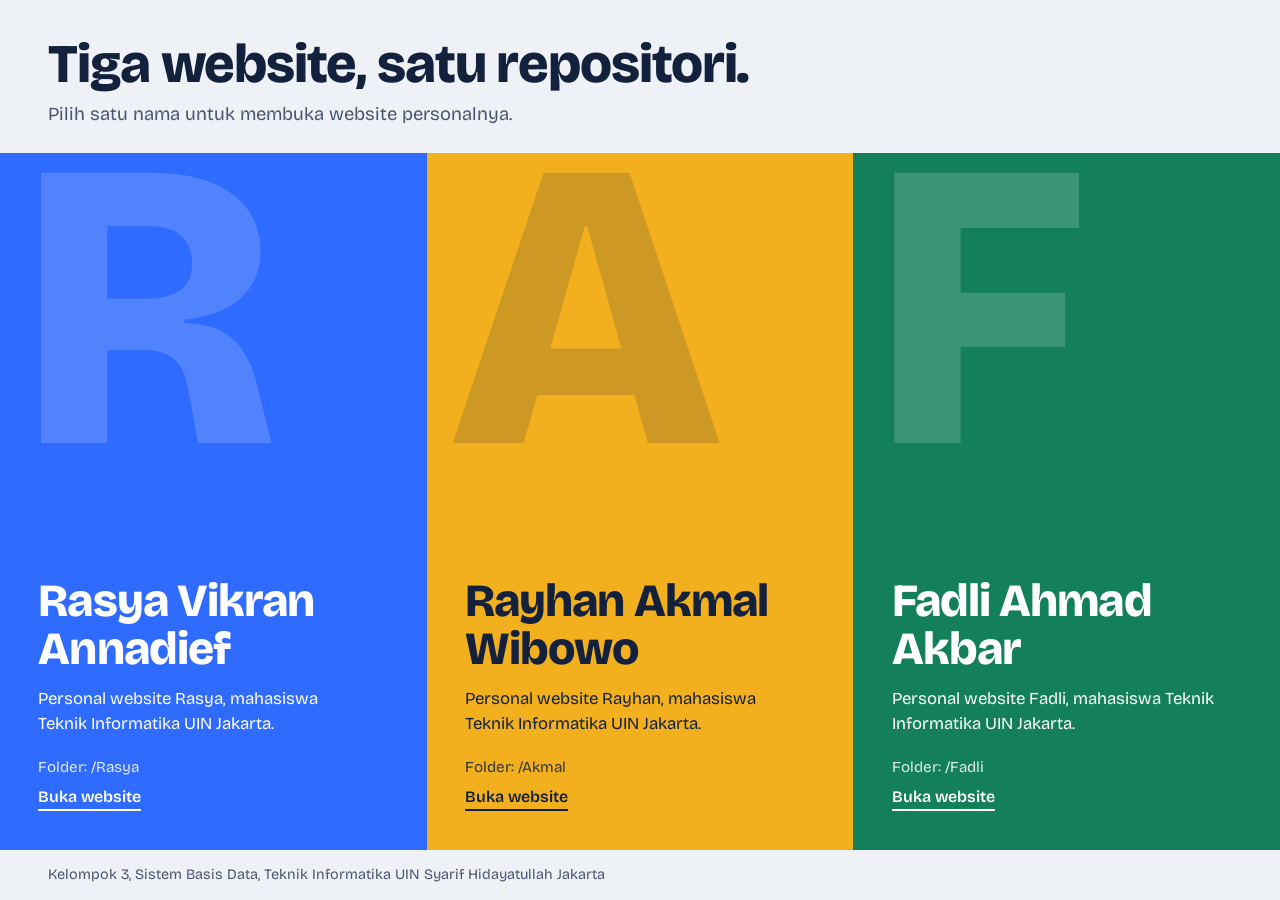
<file: index.html>
<!DOCTYPE html>
<html lang="id">
<head>
  <meta charset="UTF-8">
  <meta name="viewport" content="width=device-width, initial-scale=1">
  <title>Personal Website Kelompok 3</title>
    <style>
:root {
  --paper: #eef1f5;
  --ink: #14213d;
  --muted: #4a5670;
}

* { box-sizing: border-box; }

html, body { height: 100%; }

body {
  margin: 0;
  display: grid;
  grid-template-rows: auto 1fr auto;
  min-height: 100svh;
  background: var(--paper);
  color: var(--ink);
  font-family: "Bricolage Grotesque", system-ui, -apple-system, "Segoe UI", Roboto, sans-serif;
  line-height: 1.5;
}

/* ---------- Header & footer ---------- */

.top {
  padding: clamp(1.25rem, 3vw, 2.25rem) clamp(1.25rem, 4vw, 3rem) clamp(1rem, 2vw, 1.5rem);
}

.top h1 {
  margin: 0;
  font-size: clamp(1.9rem, 4.5vw, 3.4rem);
  font-weight: 800;
  line-height: 1.05;
  letter-spacing: -0.02em;
}

.top p {
  margin: 0.5rem 0 0;
  color: var(--muted);
  font-size: clamp(1rem, 1.6vw, 1.15rem);
}

.bottom {
  padding: 0.9rem clamp(1.25rem, 4vw, 3rem);
  color: var(--muted);
  font-size: 0.9rem;
}

/* ---------- Tiga panel ---------- */

main { min-height: 0; display: flex; }

.slabs {
  display: flex;
  flex: 1;
  min-height: 0;
}

.slab {
  --bg: #2f6bff;
  --on: #ffffff;
  --focus: #ffffff;

  position: relative;
  display: flex;
  flex: 1 1 0;
  flex-direction: column;
  justify-content: flex-end;
  min-width: 0;
  padding: clamp(1.25rem, 3vw, 2.5rem);
  overflow: hidden;
  background: var(--bg);
  color: var(--on);
  text-decoration: none;
  transition: flex-grow 0.45s cubic-bezier(0.2, 0.7, 0.2, 1);
}

.slab:hover,
.slab:focus-visible {
  flex-grow: 1.9;
}

.slab:focus-visible {
  outline: 4px solid var(--focus);
  outline-offset: -10px;
}

/* Huruf awal besar sebagai latar */
.slab .initial {
  position: absolute;
  top: -0.12em;
  left: 0.06em;
  font-size: clamp(10rem, 32vw, 28rem);
  font-weight: 800;
  line-height: 1;
  letter-spacing: -0.04em;
  opacity: 0.16;
  pointer-events: none;
  user-select: none;
}

.slab .name {
  position: relative;
  margin: 0;
  font-size: clamp(1.8rem, 3.6vw, 3.2rem);
  font-weight: 800;
  line-height: 1.05;
  letter-spacing: -0.02em;
}

.slab .desc {
  position: relative;
  max-width: 30ch;
  margin: 0.75rem 0 0;
  font-size: 1.05rem;
}

.slab .path {
  position: relative;
  margin: 1.25rem 0 0;
  font-size: 0.95rem;
  opacity: 0.85;
}

.slab .open {
  position: relative;
  width: fit-content;
  margin-top: 0.4rem;
  border-bottom: 2px solid currentColor;
  font-weight: 600;
}

/* Warna tiap orang */
.slab[data-id="Rasya"]  { --bg: #2f6bff; --on: #ffffff; --focus: #ffffff; }
.slab[data-id="Akmal"] { --bg: #f2b01e; --on: #14213d; --focus: #14213d; }
.slab[data-id="Fadli"]  { --bg: #14805a; --on: #ffffff; --focus: #ffffff; }

/* ---------- Fallback tanpa JavaScript ---------- */

.fallback {
  margin: 0;
  padding: 1.5rem clamp(1.25rem, 4vw, 3rem);
  list-style: none;
  font-size: 1.5rem;
}

.fallback a { color: var(--ink); }

/* ---------- Layar kecil: panel disusun ke bawah ---------- */

@media (max-width: 720px) {
  main { display: block; }

  .slabs {
    flex-direction: column;
    min-height: 0;
  }

  .slab {
    flex: none;
    min-height: 30svh;
    transition: none;
  }

  .slab:hover,
  .slab:focus-visible { flex-grow: 0; }

  .slab .initial { font-size: 14rem; }
}

@media (prefers-reduced-motion: reduce) {
  .slab { transition: none; }
}
      </style>
  <meta name="description" content="Pilih website personal anggota Kelompok 3, mata kuliah Sistem Basis Data.">

  <link rel="preconnect" href="https://fonts.googleapis.com">
  <link rel="preconnect" href="https://fonts.gstatic.com" crossorigin>
  <link href="https://fonts.googleapis.com/css2?family=Bricolage+Grotesque:opsz,wght@12..96,400;12..96,600;12..96,800&display=swap" rel="stylesheet">
  <link rel="stylesheet" href="style.css">
</head>
<body>
  <header class="top">
    <h1>Tiga website, satu repositori.</h1>
    <p>Pilih satu nama untuk membuka website personalnya.</p>
  </header>

  <main>
    <nav class="slabs" id="slabs" aria-label="Daftar website personal">

      <!-- Untuk mengubah nama, deskripsi, atau folder, edit langsung di sini. -->
      <a class="slab" data-id="Rasya" href="Rasya/">
        <span class="initial" aria-hidden="true">R</span>
        <h2 class="name">Rasya Vikran Annadief</h2>
        <p class="desc">Personal website Rasya, mahasiswa Teknik Informatika UIN Jakarta.</p>
        <p class="path">Folder: /Rasya</p>
        <span class="open">Buka website</span>
      </a>

      <a class="slab" data-id="Akmal" href="Akmal/">
        <span class="initial" aria-hidden="true">A</span>
        <h2 class="name">Rayhan Akmal Wibowo</h2>
        <p class="desc">Personal website Rayhan, mahasiswa Teknik Informatika UIN Jakarta.</p>
        <p class="path">Folder: /Akmal</p>
        <span class="open">Buka website</span>
      </a>

      <a class="slab" data-id="Fadli" href="Fadli/">
        <span class="initial" aria-hidden="true">F</span>
        <h2 class="name">Fadli Ahmad Akbar</h2>
        <p class="desc">Personal website Fadli, mahasiswa Teknik Informatika UIN Jakarta.</p>
        <p class="path">Folder: /Fadli</p>
        <span class="open">Buka website</span>
      </a>

    </nav>
  </main>

  <footer class="bottom">
    Kelompok 3, Sistem Basis Data, Teknik Informatika UIN Syarif Hidayatullah Jakarta
  </footer>

  <script src="script.js"></script>
</body>
</html>
</file>
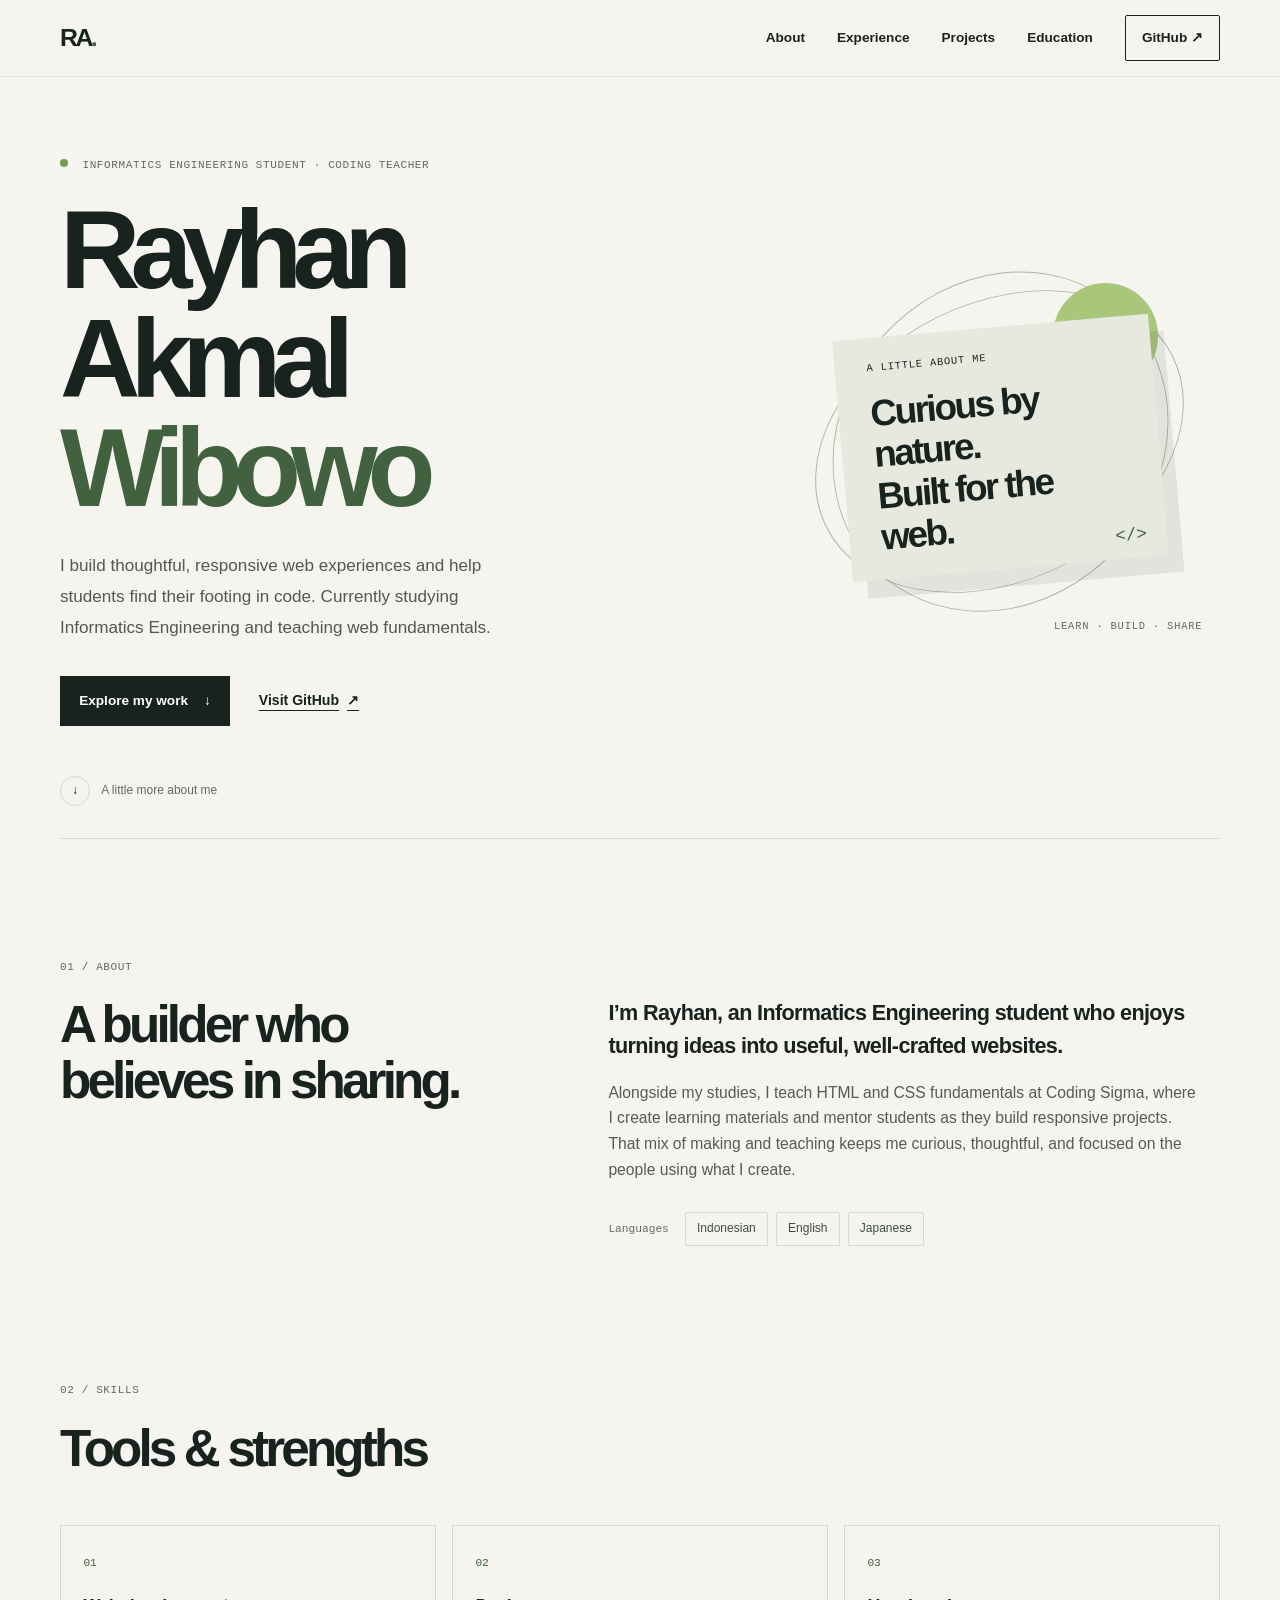
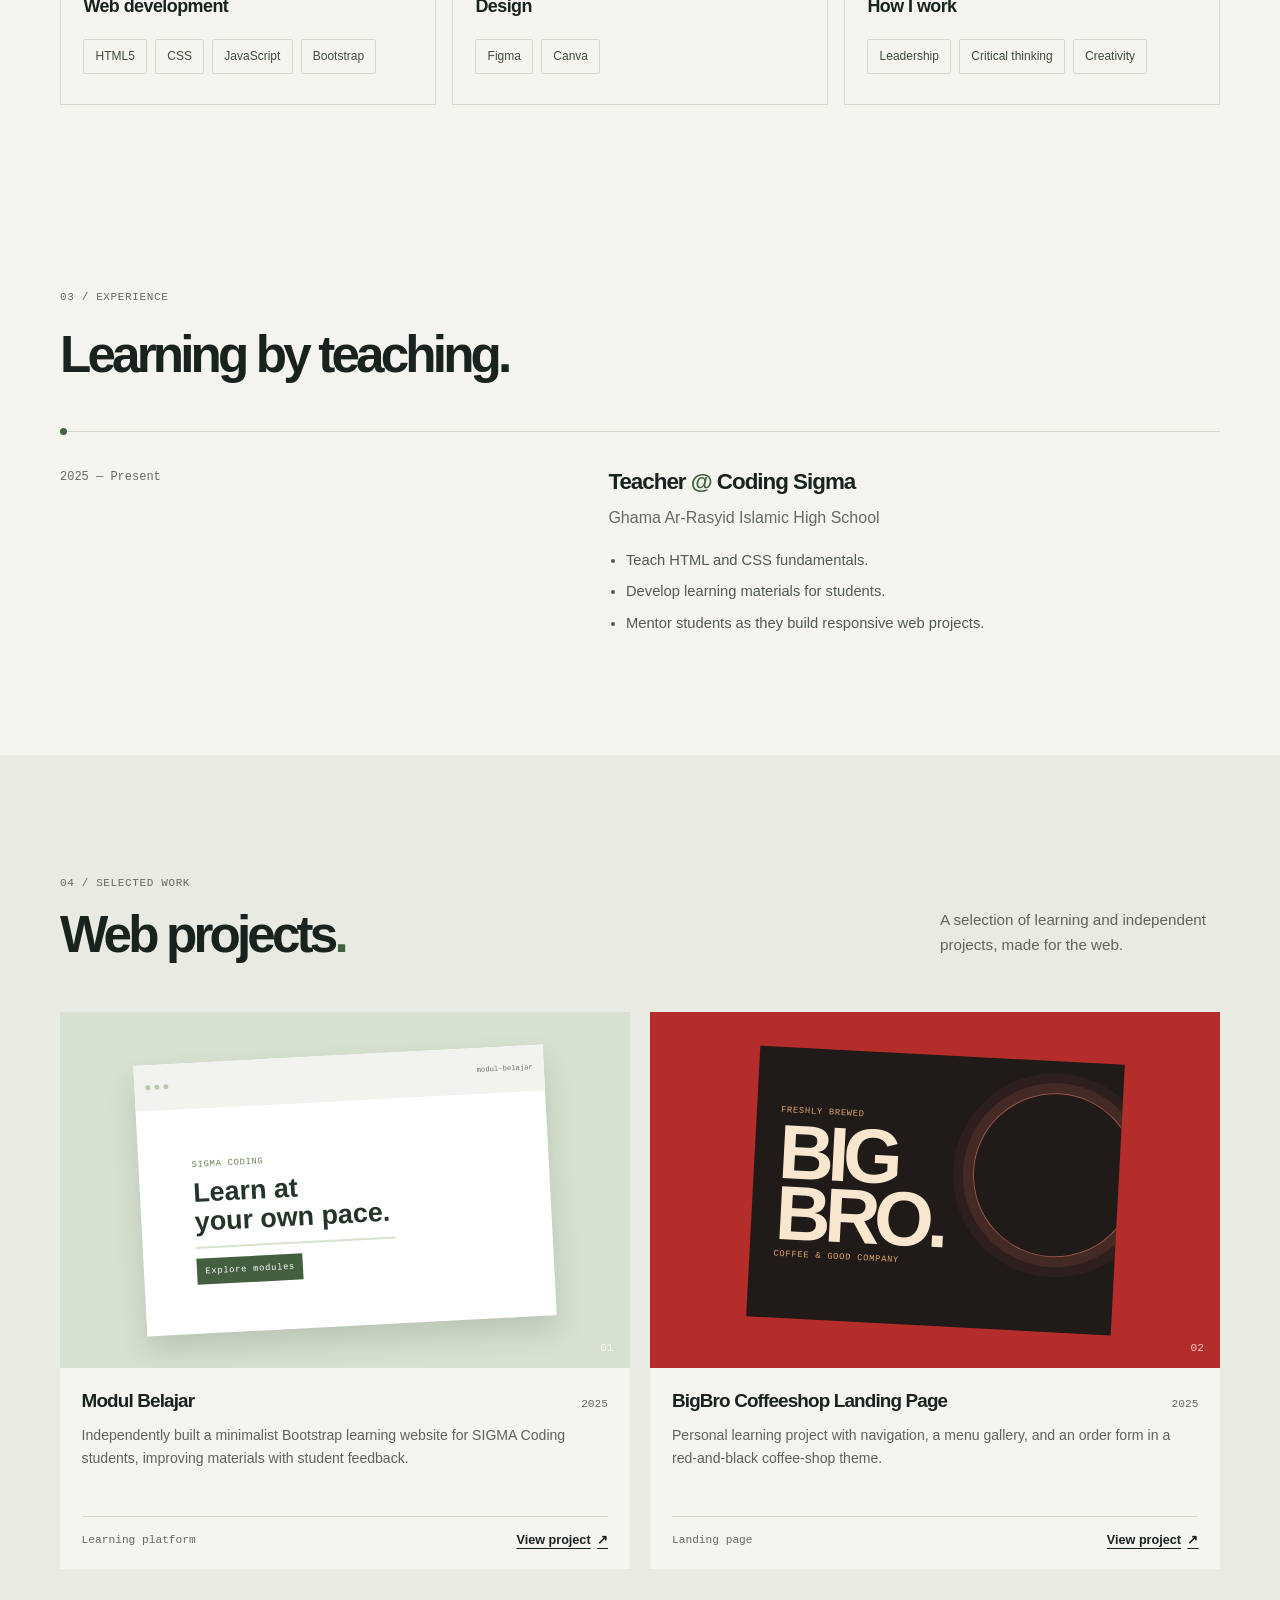
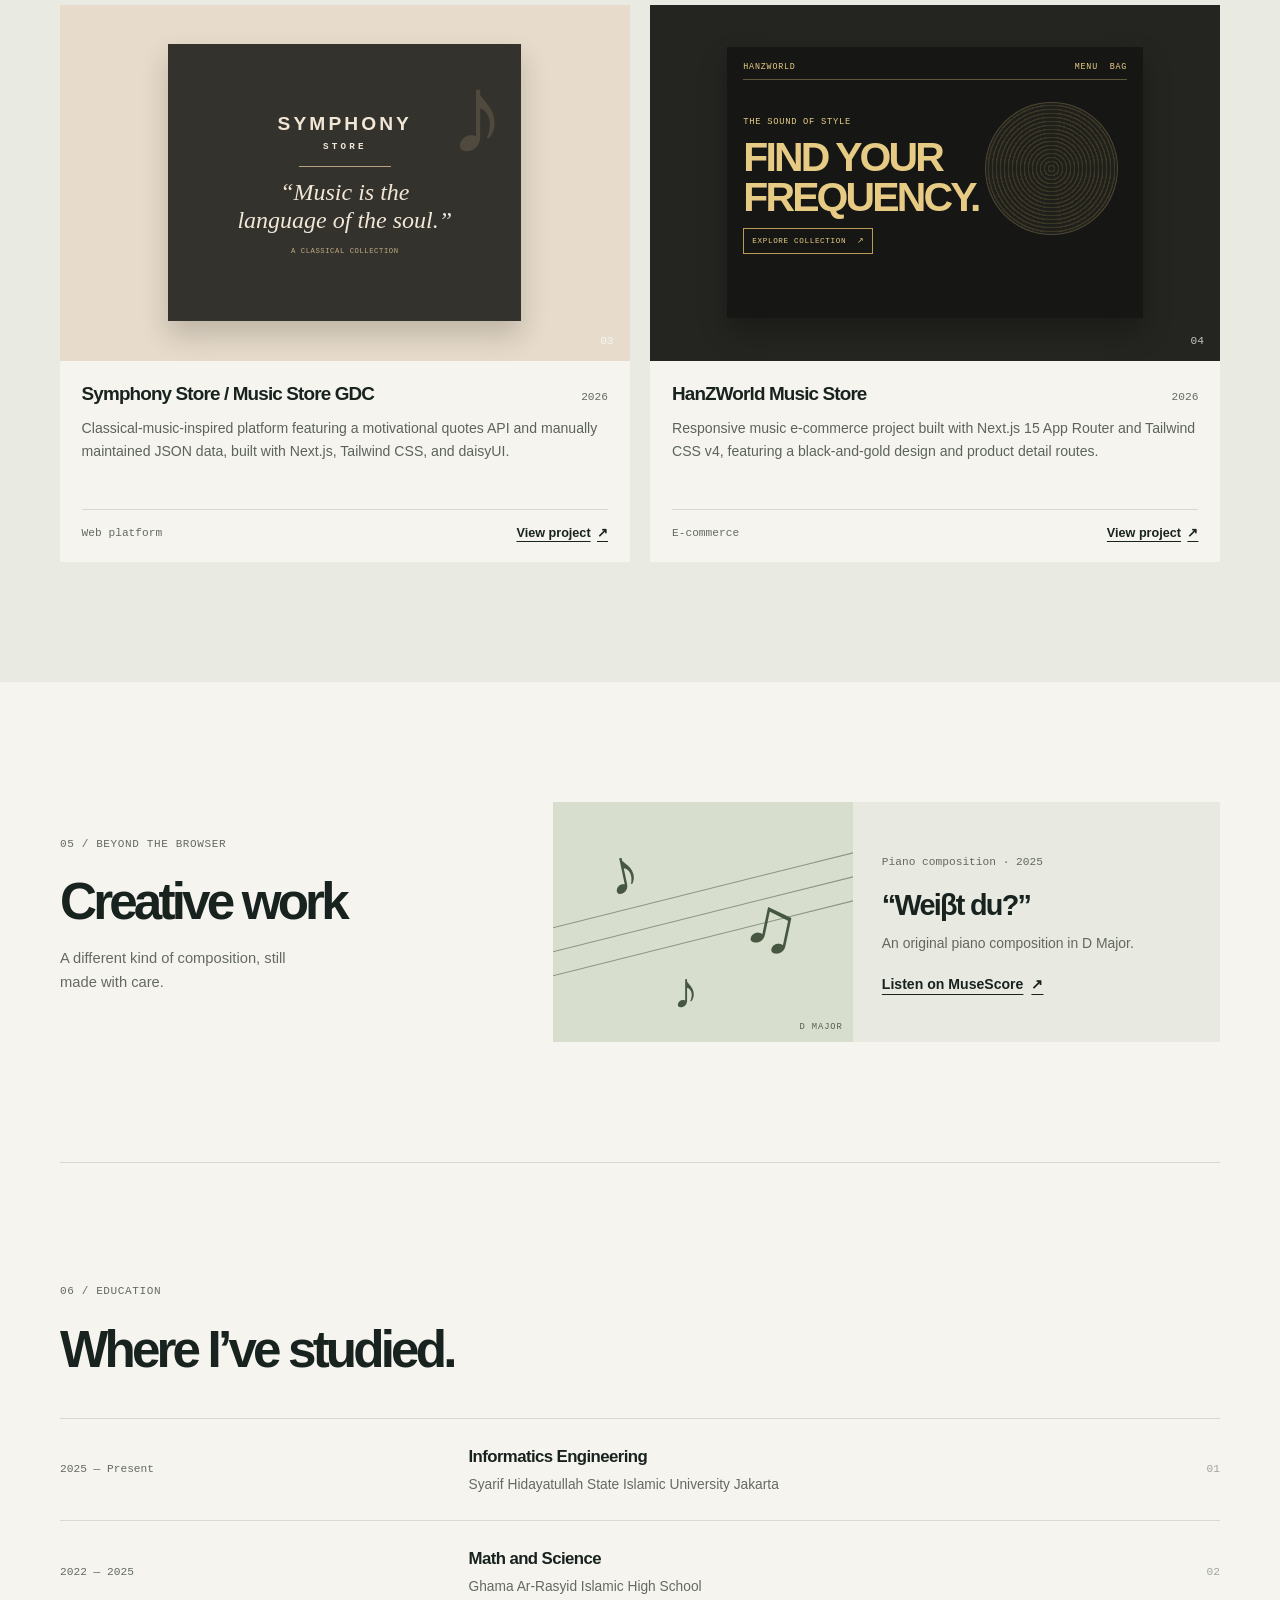
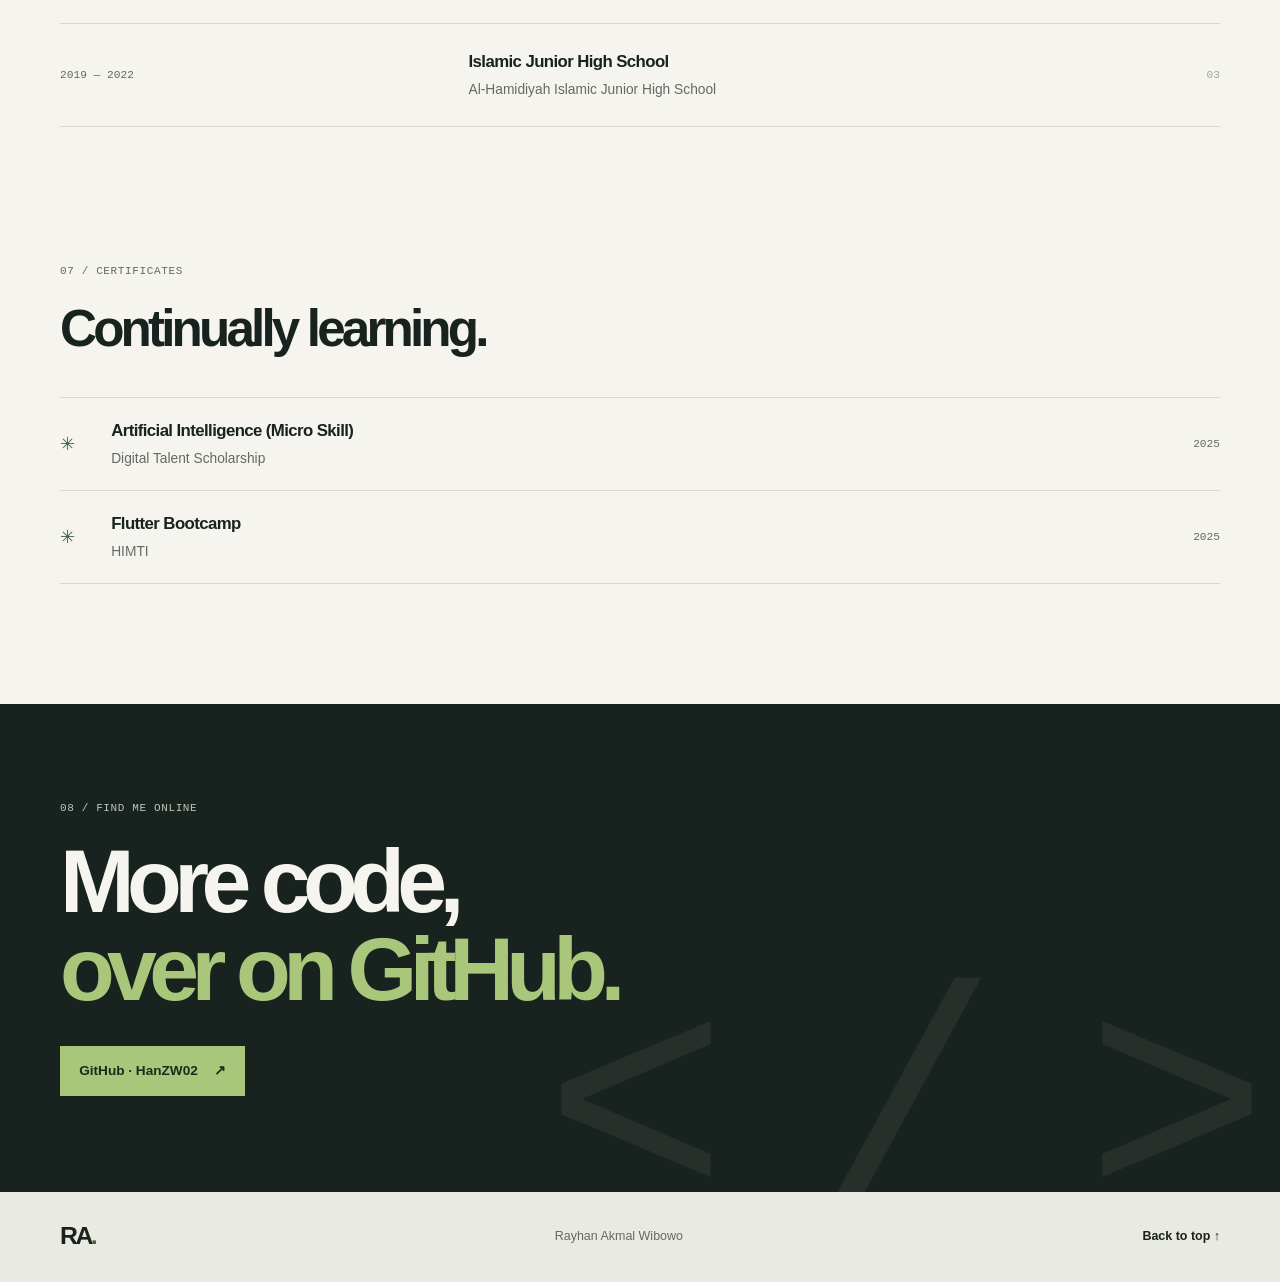
<file: Akmal/index.html>
<!doctype html>
<html lang="en">
  <head>
    <meta charset="utf-8">
    <meta name="viewport" content="width=device-width, initial-scale=1">
    <meta name="theme-color" content="#f5f4ef">
    <meta name="description" content="Portfolio of Rayhan Akmal Wibowo, an Informatics Engineering student, coding teacher, and frontend developer.">
    <title>Rayhan Akmal Wibowo — Frontend Developer</title>
    <link rel="stylesheet" href="styles.css">
    <script src="script.js" defer></script>
  </head>
  <body>
    <a class="skip-link" href="#main-content">Skip to content</a>

    <header class="site-header">
      <div class="header-inner">
        <a class="wordmark" href="#home" aria-label="Rayhan Akmal Wibowo, home">RA<span>.</span></a>
        <button class="menu-toggle" type="button" aria-expanded="false" aria-controls="primary-navigation">
          <span class="menu-toggle-label">Menu</span>
          <span class="menu-icon" aria-hidden="true"><span></span><span></span></span>
        </button>
        <nav class="primary-navigation" id="primary-navigation" aria-label="Main navigation">
          <a href="#about">About</a>
          <a href="#experience">Experience</a>
          <a href="#projects">Projects</a>
          <a href="#education">Education</a>
          <a class="nav-cta" href="https://github.com/HanZW02" target="_blank" rel="noopener noreferrer">GitHub <span aria-hidden="true">↗</span></a>
        </nav>
      </div>
    </header>

    <main id="main-content">
      <section class="hero section-wrap" id="home" aria-labelledby="hero-title">
        <div class="hero-copy">
          <p class="eyebrow"><span class="status-dot" aria-hidden="true"></span> Informatics Engineering student · Coding teacher</p>
          <h1 id="hero-title">Rayhan Akmal<br><span>Wibowo</span></h1>
          <p class="hero-intro">I build thoughtful, responsive web experiences and help students find their footing in code. Currently studying Informatics Engineering and teaching web fundamentals.</p>
          <div class="hero-actions">
            <a class="button button-dark" href="#projects">Explore my work <span aria-hidden="true">↓</span></a>
            <a class="text-link" href="https://github.com/HanZW02" target="_blank" rel="noopener noreferrer">Visit GitHub <span aria-hidden="true">↗</span></a>
          </div>
        </div>
        <div class="hero-art" aria-hidden="true">
          <div class="art-orbit orbit-one"></div>
          <div class="art-orbit orbit-two"></div>
          <div class="art-sun"></div>
          <div class="art-card">
            <span class="art-card-label">A little about me</span>
            <span class="art-card-title">Curious by nature.<br>Built for the web.</span>
            <span class="art-card-mark">&lt;/&gt;</span>
          </div>
          <span class="art-caption">LEARN · BUILD · SHARE</span>
        </div>
        <a class="scroll-cue" href="#about"><span aria-hidden="true">↓</span> A little more about me</a>
      </section>

      <section class="about section-wrap section-pad" id="about" aria-labelledby="about-title">
        <div class="section-heading">
          <p class="eyebrow">01 / About</p>
          <h2 id="about-title">A builder who<br>believes in sharing.</h2>
        </div>
        <div class="about-content">
          <p class="about-lede">I’m Rayhan, an Informatics Engineering student who enjoys turning ideas into useful, well-crafted websites.</p>
          <p>Alongside my studies, I teach HTML and CSS fundamentals at Coding Sigma, where I create learning materials and mentor students as they build responsive projects. That mix of making and teaching keeps me curious, thoughtful, and focused on the people using what I create.</p>
          <div class="language-row">
            <span class="label">Languages</span>
            <ul class="tag-list" aria-label="Languages spoken">
              <li>Indonesian</li><li>English</li><li>Japanese</li>
            </ul>
          </div>
        </div>
      </section>

      <section class="skills section-wrap section-pad" aria-labelledby="skills-title">
        <div class="section-heading">
          <p class="eyebrow">02 / Skills</p>
          <h2 id="skills-title">Tools &amp; strengths</h2>
        </div>
        <div class="skill-grid">
          <article class="skill-card">
            <span class="skill-number">01</span>
            <h3>Web development</h3>
            <ul class="tag-list"><li>HTML5</li><li>CSS</li><li>JavaScript</li><li>Bootstrap</li></ul>
          </article>
          <article class="skill-card">
            <span class="skill-number">02</span>
            <h3>Design</h3>
            <ul class="tag-list"><li>Figma</li><li>Canva</li></ul>
          </article>
          <article class="skill-card">
            <span class="skill-number">03</span>
            <h3>How I work</h3>
            <ul class="tag-list"><li>Leadership</li><li>Critical thinking</li><li>Creativity</li></ul>
          </article>
        </div>
      </section>

      <section class="experience section-wrap section-pad" id="experience" aria-labelledby="experience-title">
        <div class="section-heading">
          <p class="eyebrow">03 / Experience</p>
          <h2 id="experience-title">Learning by teaching.</h2>
        </div>
        <article class="timeline-entry">
          <div class="timeline-date">2025 — Present</div>
          <div class="timeline-body">
            <h3>Teacher <span class="at">@</span> Coding Sigma</h3>
            <p class="timeline-place">Ghama Ar-Rasyid Islamic High School</p>
            <ul class="experience-list">
              <li>Teach HTML and CSS fundamentals.</li>
              <li>Develop learning materials for students.</li>
              <li>Mentor students as they build responsive web projects.</li>
            </ul>
          </div>
          <span class="timeline-marker" aria-hidden="true"></span>
        </article>
      </section>

      <section class="projects section-pad" id="projects" aria-labelledby="projects-title">
        <div class="section-wrap">
          <div class="projects-heading">
            <div class="section-heading">
              <p class="eyebrow">04 / Selected work</p>
              <h2 id="projects-title">Web projects<span class="accent-period">.</span></h2>
            </div>
            <p class="projects-intro">A selection of learning and independent projects, made for the web.</p>
          </div>
          <div class="project-grid">
            <article class="project-card project-modul">
              <div class="project-visual visual-modul" aria-hidden="true">
                <div class="browser-frame">
                  <div class="browser-bar"><i></i><i></i><i></i><span>modul-belajar</span></div>
                  <div class="modul-preview"><span class="preview-kicker">SIGMA CODING</span><b>Learn at<br>your own pace.</b><span class="preview-line"></span><span class="preview-button">Explore modules</span></div>
                </div>
                <span class="visual-index">01</span>
              </div>
              <div class="project-info">
                <div class="project-title-line"><h3>Modul Belajar</h3><span class="project-year">2025</span></div>
                <p>Independently built a minimalist Bootstrap learning website for SIGMA Coding students, improving materials with student feedback.</p>
                <div class="project-footer"><span class="project-type">Learning platform</span><a class="project-link" href="https://hanzw02.github.io/Modul_Belajar/" target="_blank" rel="noopener noreferrer">View project <span aria-hidden="true">↗</span></a></div>
              </div>
            </article>

            <article class="project-card project-bigbro">
              <div class="project-visual visual-bigbro" aria-hidden="true">
                <div class="coffee-card">
                  <span class="coffee-label">FRESHLY BREWED</span>
                  <span class="coffee-word">BIG<br>BRO.</span>
                  <span class="coffee-subtitle">COFFEE &amp; GOOD COMPANY</span>
                  <span class="coffee-circle"></span>
                </div>
                <span class="visual-index">02</span>
              </div>
              <div class="project-info">
                <div class="project-title-line"><h3>BigBro Coffeeshop Landing Page</h3><span class="project-year">2025</span></div>
                <p>Personal learning project with navigation, a menu gallery, and an order form in a red-and-black coffee-shop theme.</p>
                <div class="project-footer"><span class="project-type">Landing page</span><a class="project-link" href="https://hanzw02.github.io/BigBro-Coffeeshop/" target="_blank" rel="noopener noreferrer">View project <span aria-hidden="true">↗</span></a></div>
              </div>
            </article>

            <article class="project-card project-symphony">
              <div class="project-visual visual-symphony" aria-hidden="true">
                <div class="symphony-preview">
                  <span class="symphony-note">♪</span>
                  <span class="symphony-brand">SYMPHONY <small>STORE</small></span>
                  <span class="symphony-rule"></span>
                  <span class="symphony-quote">“Music is the<br>language of the soul.”</span>
                  <span class="symphony-sub">A CLASSICAL COLLECTION</span>
                </div>
                <span class="visual-index">03</span>
              </div>
              <div class="project-info">
                <div class="project-title-line"><h3>Symphony Store / Music Store GDC</h3><span class="project-year">2026</span></div>
                <p>Classical-music-inspired platform featuring a motivational quotes API and manually maintained JSON data, built with Next.js, Tailwind CSS, and daisyUI.</p>
                <div class="project-footer"><span class="project-type">Web platform</span><a class="project-link" href="https://music-store-gdc.vercel.app/" target="_blank" rel="noopener noreferrer">View project <span aria-hidden="true">↗</span></a></div>
              </div>
            </article>

            <article class="project-card project-hanzworld">
              <div class="project-visual visual-hanzworld" aria-hidden="true">
                <div class="hanz-preview">
                  <div class="hanz-top"><span>HANZWORLD</span><span>MENU&nbsp; BAG</span></div>
                  <div class="hanz-main"><span class="hanz-small">THE SOUND OF STYLE</span><b>FIND YOUR<br>FREQUENCY.</b><span class="hanz-cta">EXPLORE COLLECTION&nbsp; ↗</span></div>
                  <span class="hanz-disc"></span>
                </div>
                <span class="visual-index">04</span>
              </div>
              <div class="project-info">
                <div class="project-title-line"><h3>HanZWorld Music Store</h3><span class="project-year">2026</span></div>
                <p>Responsive music e-commerce project built with Next.js 15 App Router and Tailwind CSS v4, featuring a black-and-gold design and product detail routes.</p>
                <div class="project-footer"><span class="project-type">E-commerce</span><a class="project-link" href="https://hanzworld-music-store.vercel.app/" target="_blank" rel="noopener noreferrer">View project <span aria-hidden="true">↗</span></a></div>
              </div>
            </article>
          </div>
        </div>
      </section>

      <section class="creative section-wrap section-pad" aria-labelledby="creative-title">
        <div class="creative-label">
          <p class="eyebrow">05 / Beyond the browser</p>
          <h2 id="creative-title">Creative work</h2>
          <p>A different kind of composition, still made with care.</p>
        </div>
        <article class="creative-card">
          <div class="music-art" aria-hidden="true">
            <span class="music-staff staff-one"></span><span class="music-staff staff-two"></span><span class="music-staff staff-three"></span>
            <span class="music-note note-one">♪</span><span class="music-note note-two">♫</span><span class="music-note note-three">♪</span>
            <span class="music-key">D MAJOR</span>
          </div>
          <div class="creative-info">
            <span class="creative-kind">Piano composition · 2025</span>
            <h3>“Weiβt du?”</h3>
            <p>An original piano composition in D Major.</p>
            <a class="text-link" href="https://musescore.com/user/105779164/scores/29190494?share=copy_link" target="_blank" rel="noopener noreferrer">Listen on MuseScore <span aria-hidden="true">↗</span></a>
          </div>
        </article>
      </section>

      <section class="education section-wrap section-pad" id="education" aria-labelledby="education-title">
        <div class="section-heading">
          <p class="eyebrow">06 / Education</p>
          <h2 id="education-title">Where I’ve studied.</h2>
        </div>
        <div class="education-list">
          <article class="education-entry">
            <span class="education-date">2025 — Present</span>
            <div><h3>Informatics Engineering</h3><p>Syarif Hidayatullah State Islamic University Jakarta</p></div>
            <span class="education-mark" aria-hidden="true">01</span>
          </article>
          <article class="education-entry">
            <span class="education-date">2022 — 2025</span>
            <div><h3>Math and Science</h3><p>Ghama Ar-Rasyid Islamic High School</p></div>
            <span class="education-mark" aria-hidden="true">02</span>
          </article>
          <article class="education-entry">
            <span class="education-date">2019 — 2022</span>
            <div><h3>Islamic Junior High School</h3><p>Al-Hamidiyah Islamic Junior High School</p></div>
            <span class="education-mark" aria-hidden="true">03</span>
          </article>
        </div>
      </section>

      <section class="certificates section-wrap section-pad" aria-labelledby="certificates-title">
        <div class="section-heading">
          <p class="eyebrow">07 / Certificates</p>
          <h2 id="certificates-title">Continually learning.</h2>
        </div>
        <div class="certificate-list">
          <article class="certificate-entry"><span class="certificate-symbol" aria-hidden="true">✳</span><div><h3>Artificial Intelligence (Micro Skill)</h3><p>Digital Talent Scholarship</p></div><span class="certificate-year">2025</span></article>
          <article class="certificate-entry"><span class="certificate-symbol" aria-hidden="true">✳</span><div><h3>Flutter Bootcamp</h3><p>HIMTI</p></div><span class="certificate-year">2025</span></article>
        </div>
      </section>

      <section class="github-cta" aria-labelledby="github-title">
        <div class="section-wrap github-inner">
          <p class="eyebrow">08 / Find me online</p>
          <h2 id="github-title">More code,<br><span>over on GitHub.</span></h2>
          <a class="button button-light" href="https://github.com/HanZW02" target="_blank" rel="noopener noreferrer">GitHub · HanZW02 <span aria-hidden="true">↗</span></a>
          <span class="github-decoration" aria-hidden="true">&lt; / &gt;</span>
        </div>
      </section>
    </main>

    <footer class="site-footer">
      <div class="section-wrap footer-inner">
        <a class="wordmark" href="#home" aria-label="Back to top">RA<span>.</span></a>
        <p>Rayhan Akmal Wibowo</p>
        <a href="#home" class="back-to-top">Back to top ↑</a>
      </div>
    </footer>
  </body>
</html>
</file>
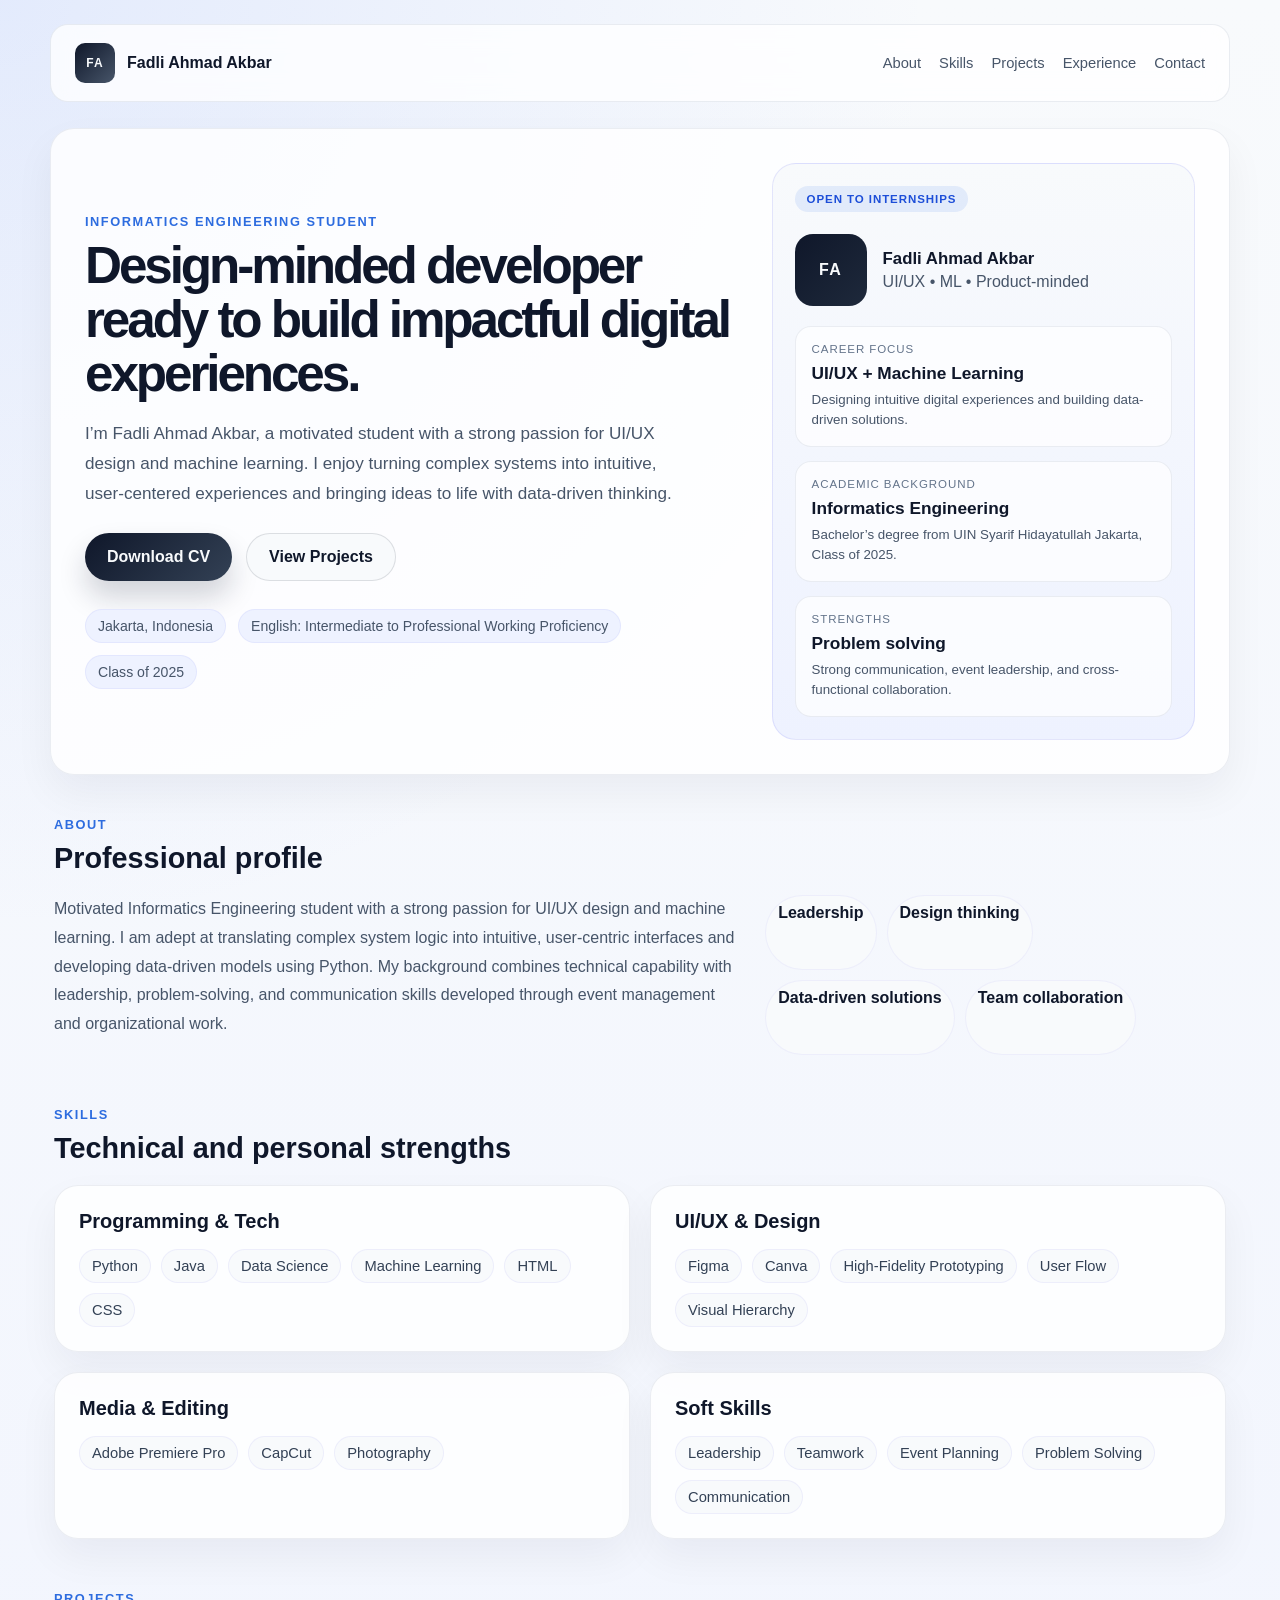
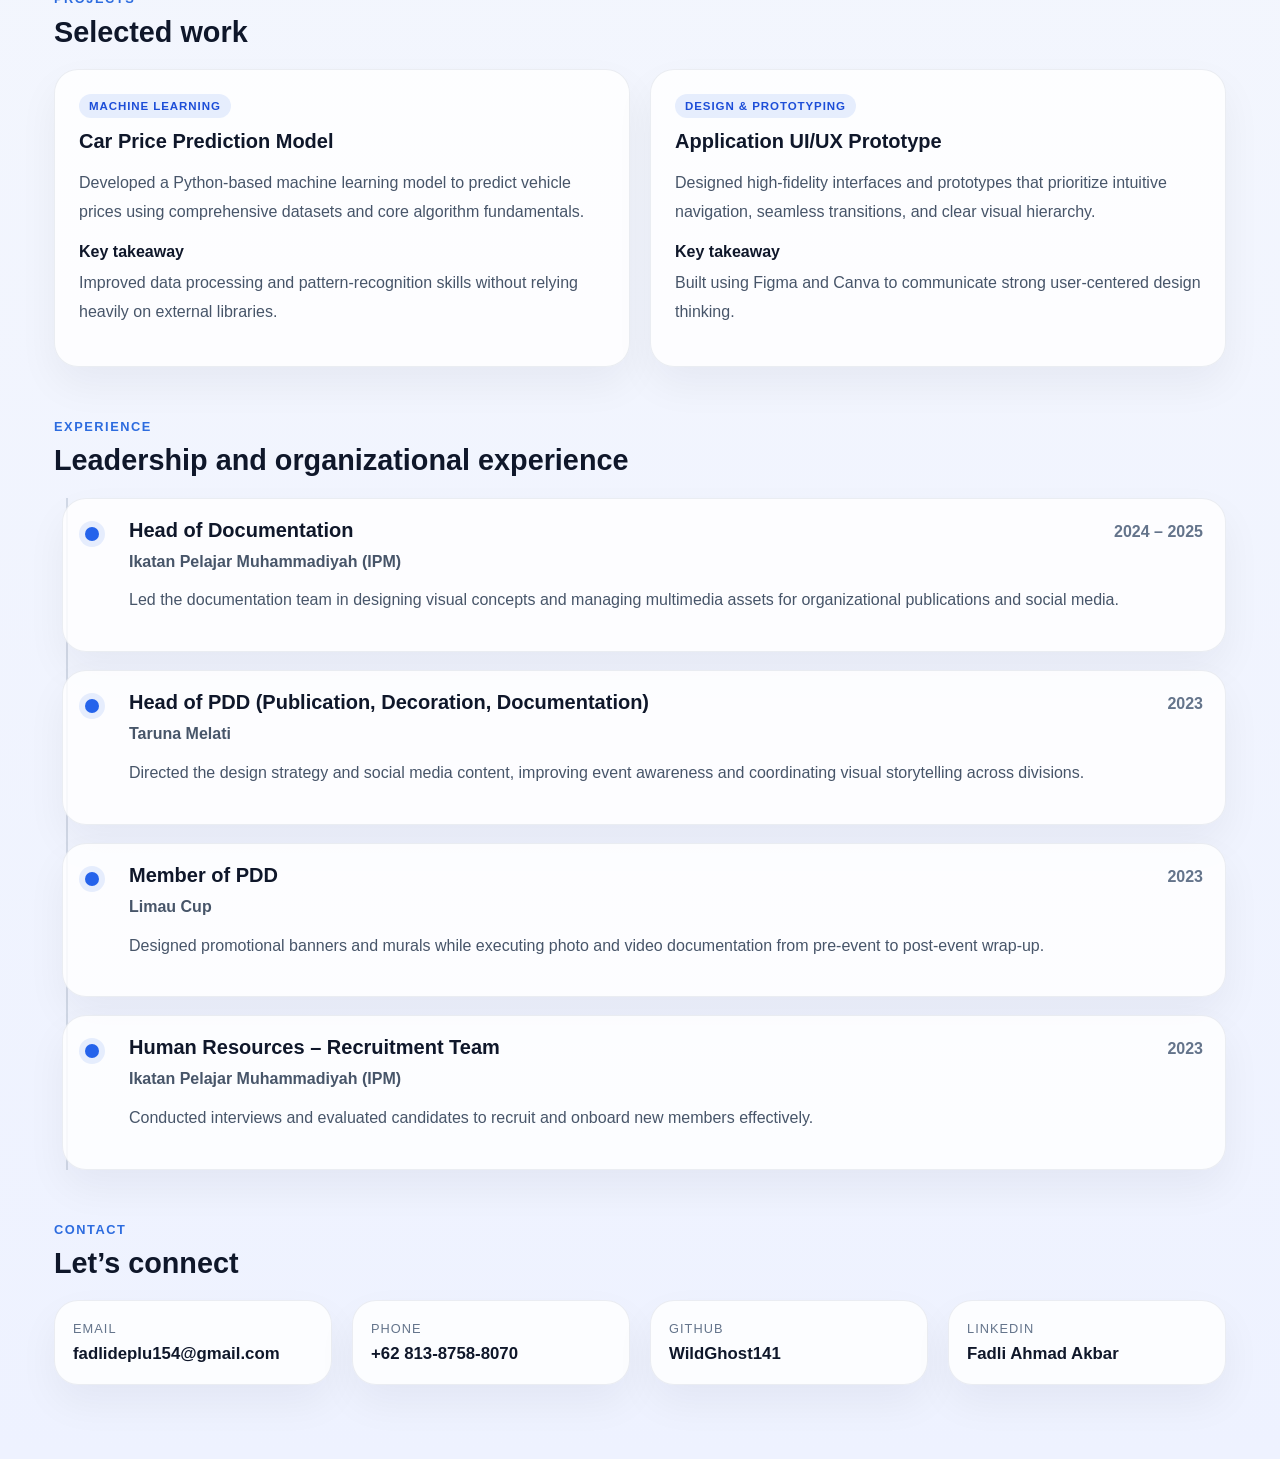
<file: Fadli/index.html>
<!doctype html>
<html lang="en">
<head>
  <meta charset="UTF-8">
  <meta name="viewport" content="width=device-width, initial-scale=1.0">
  <meta name="description" content="Portfolio of Fadli Ahmad Akbar, an Informatics Engineering student focused on UI/UX and machine learning.">
  <link rel="icon" type="image/svg+xml" href="public/favicon.svg">
  <link rel="stylesheet" href="style.css">
  <title>Fadli Ahmad Akbar | Portfolio</title>
</head>
<body>
  <div class="page-shell">
    <header class="topbar">
      <div class="brand-wrap"><span class="brand-mark">FA</span><span>Fadli Ahmad Akbar</span></div>
      <nav class="nav" aria-label="Main navigation">
        <a href="#about">About</a><a href="#skills">Skills</a><a href="#projects">Projects</a><a href="#experience">Experience</a><a href="#contact">Contact</a>
      </nav>
    </header>
    <main>
      <section class="hero section-card">
        <div class="hero-copy">
          <p class="eyebrow">Informatics Engineering Student</p>
          <h1>Design-minded developer ready to build impactful digital experiences.</h1>
          <p class="lede">I’m Fadli Ahmad Akbar, a motivated student with a strong passion for UI/UX design and machine learning. I enjoy turning complex systems into intuitive, user-centered experiences and bringing ideas to life with data-driven thinking.</p>
          <div class="cta-row"><a class="button primary" href="public/Fadli_Ahmad_Akbar_CV.pdf" target="_blank" rel="noreferrer">Download CV</a><a class="button secondary" href="#projects">View Projects</a></div>
          <ul class="meta-list"><li>Jakarta, Indonesia</li><li>English: Intermediate to Professional Working Proficiency</li><li>Class of 2025</li></ul>
        </div>
        <div class="hero-panel">
          <div class="panel-badge">Open to internships</div>
          <div class="profile-block"><div class="avatar">FA</div><div><strong>Fadli Ahmad Akbar</strong><span>UI/UX • ML • Product-minded</span></div></div>
          <div class="mini-stats">
            <div class="mini-stat"><span>Career focus</span><strong>UI/UX + Machine Learning</strong><small>Designing intuitive digital experiences and building data-driven solutions.</small></div>
            <div class="mini-stat"><span>Academic background</span><strong>Informatics Engineering</strong><small>Bachelor’s degree from UIN Syarif Hidayatullah Jakarta, Class of 2025.</small></div>
            <div class="mini-stat"><span>Strengths</span><strong>Problem solving</strong><small>Strong communication, event leadership, and cross-functional collaboration.</small></div>
          </div>
        </div>
      </section>
      <section id="about" class="section"><div class="section-heading"><p class="eyebrow">About</p><h2>Professional profile</h2></div><div class="about-grid"><p>Motivated Informatics Engineering student with a strong passion for UI/UX design and machine learning. I am adept at translating complex system logic into intuitive, user-centric interfaces and developing data-driven models using Python. My background combines technical capability with leadership, problem-solving, and communication skills developed through event management and organizational work.</p><div class="value-points"><span>Leadership</span><span>Design thinking</span><span>Data-driven solutions</span><span>Team collaboration</span></div></div></section>
      <section id="skills" class="section"><div class="section-heading"><p class="eyebrow">Skills</p><h2>Technical and personal strengths</h2></div><div id="skills-grid" class="skills-grid"></div></section>
      <section id="projects" class="section"><div class="section-heading"><p class="eyebrow">Projects</p><h2>Selected work</h2></div><div id="project-grid" class="project-grid"></div></section>
      <section id="experience" class="section"><div class="section-heading"><p class="eyebrow">Experience</p><h2>Leadership and organizational experience</h2></div><div id="timeline" class="timeline"></div></section>
      <section id="contact" class="section"><div class="section-heading"><p class="eyebrow">Contact</p><h2>Let’s connect</h2></div><div class="contact-grid"><a class="contact-card" href="mailto:fadlideplu154@gmail.com"><span>Email</span><strong>fadlideplu154@gmail.com</strong></a><a class="contact-card" href="tel:+6281387588070"><span>Phone</span><strong>+62 813-8758-8070</strong></a><a class="contact-card" href="https://github.com/WildGhost141" target="_blank" rel="noreferrer"><span>GitHub</span><strong>WildGhost141</strong></a><a class="contact-card" href="https://www.linkedin.com/in/fadli-ahmad-akbar" target="_blank" rel="noreferrer"><span>LinkedIn</span><strong>Fadli Ahmad Akbar</strong></a></div></section>
    </main>
  </div>
  <script src="script.js"></script>
</body>
</html>
</file>
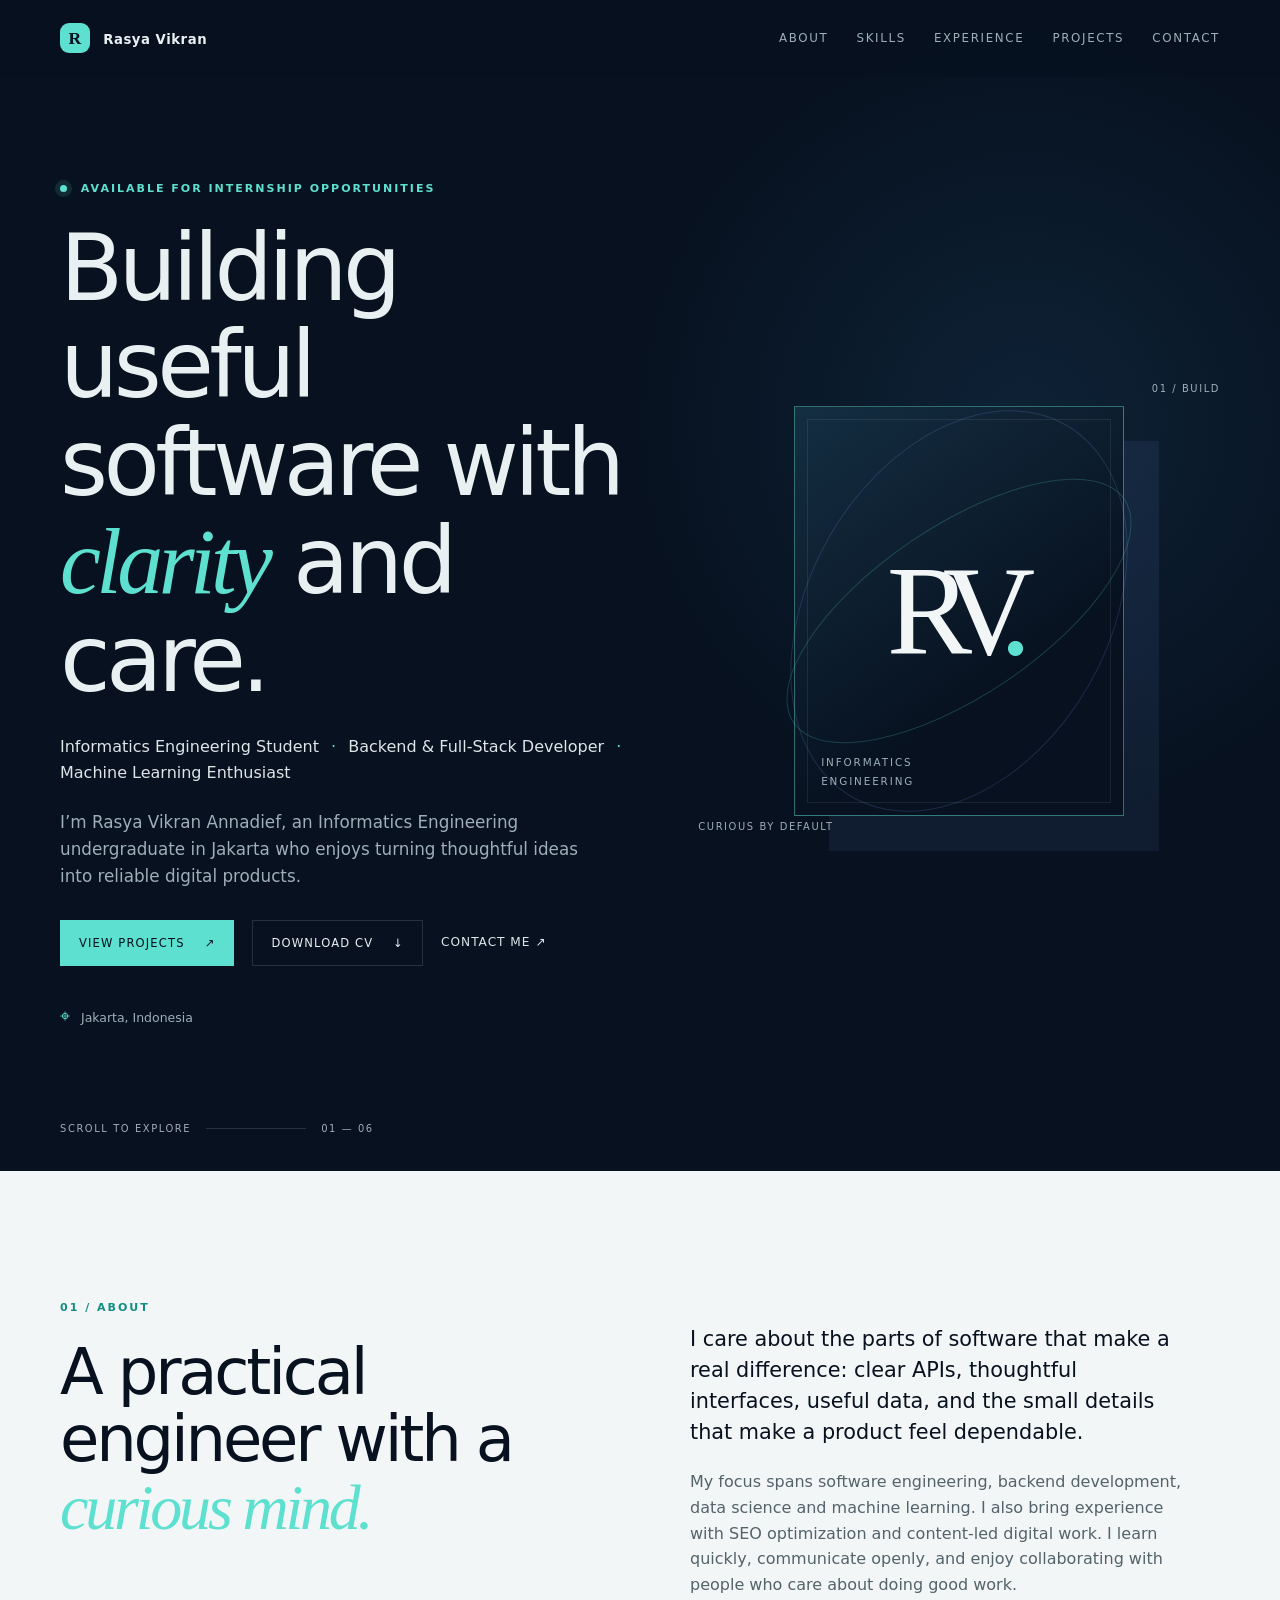
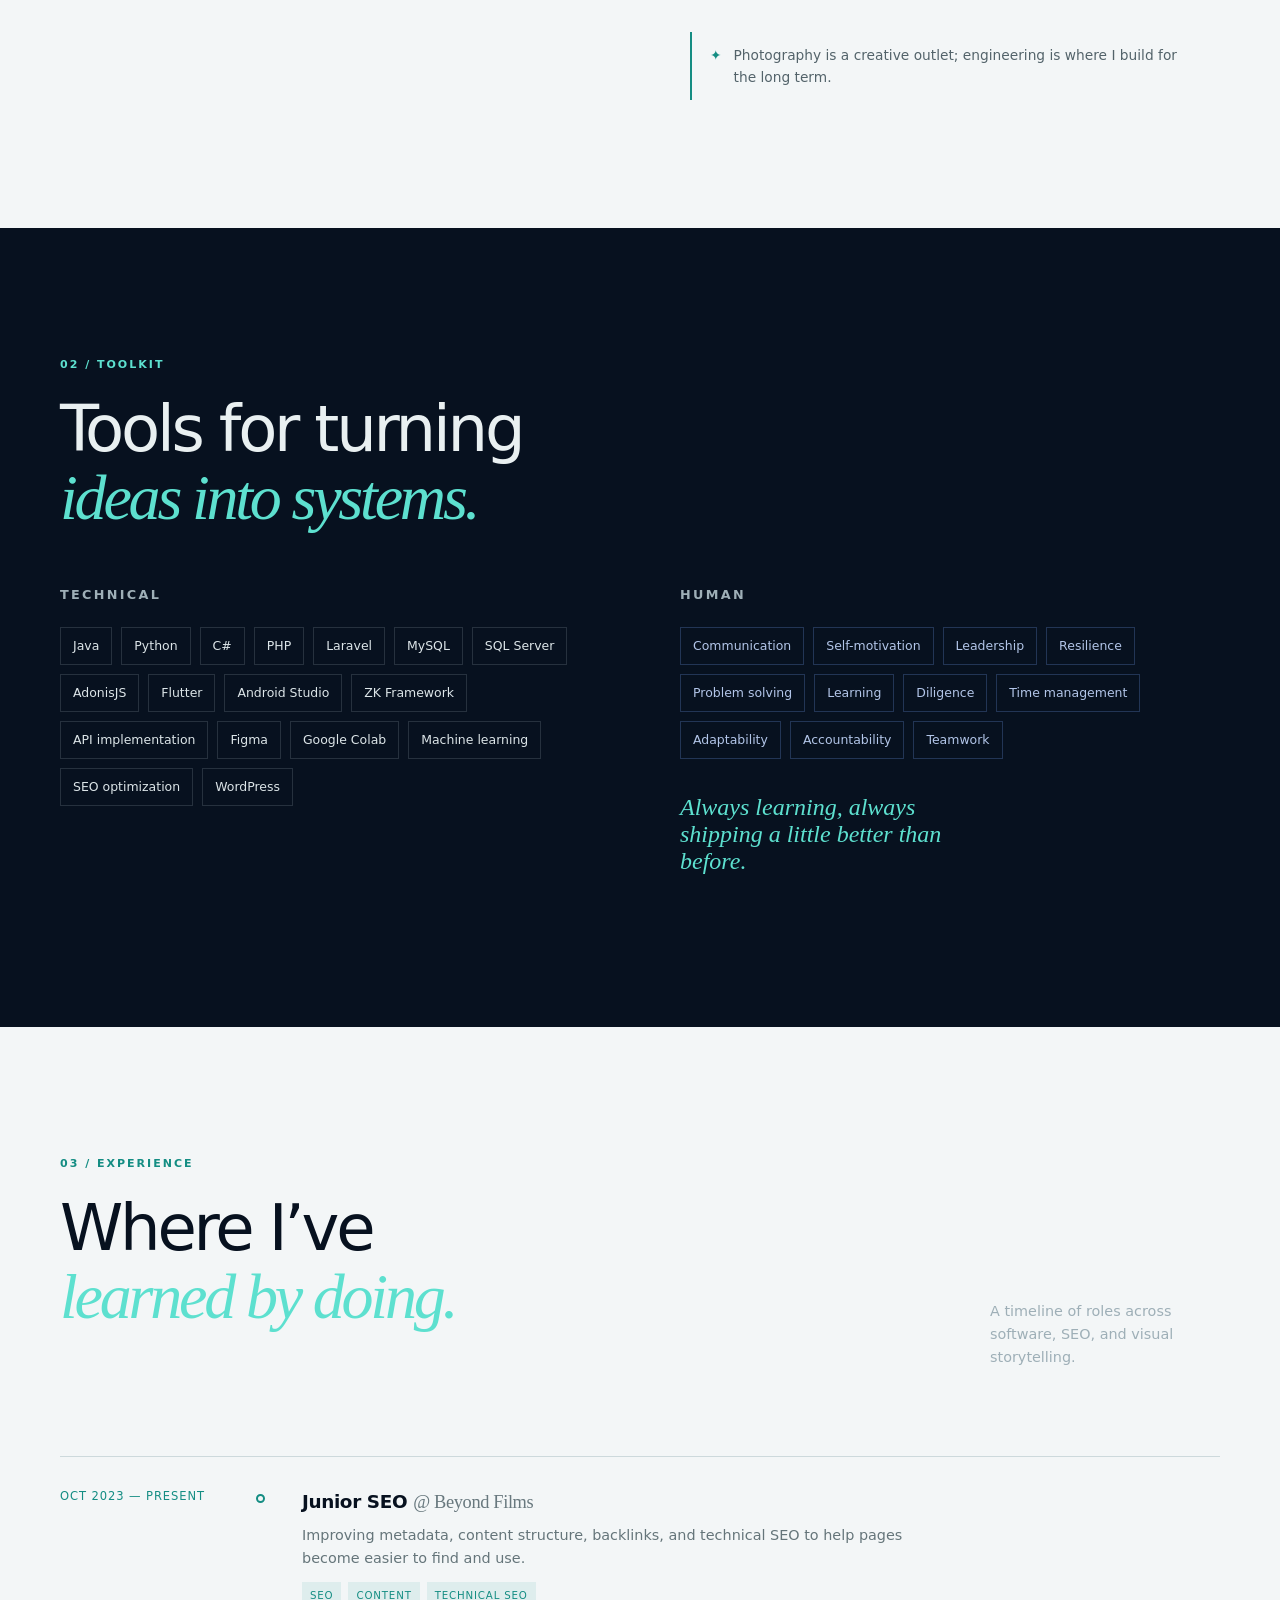
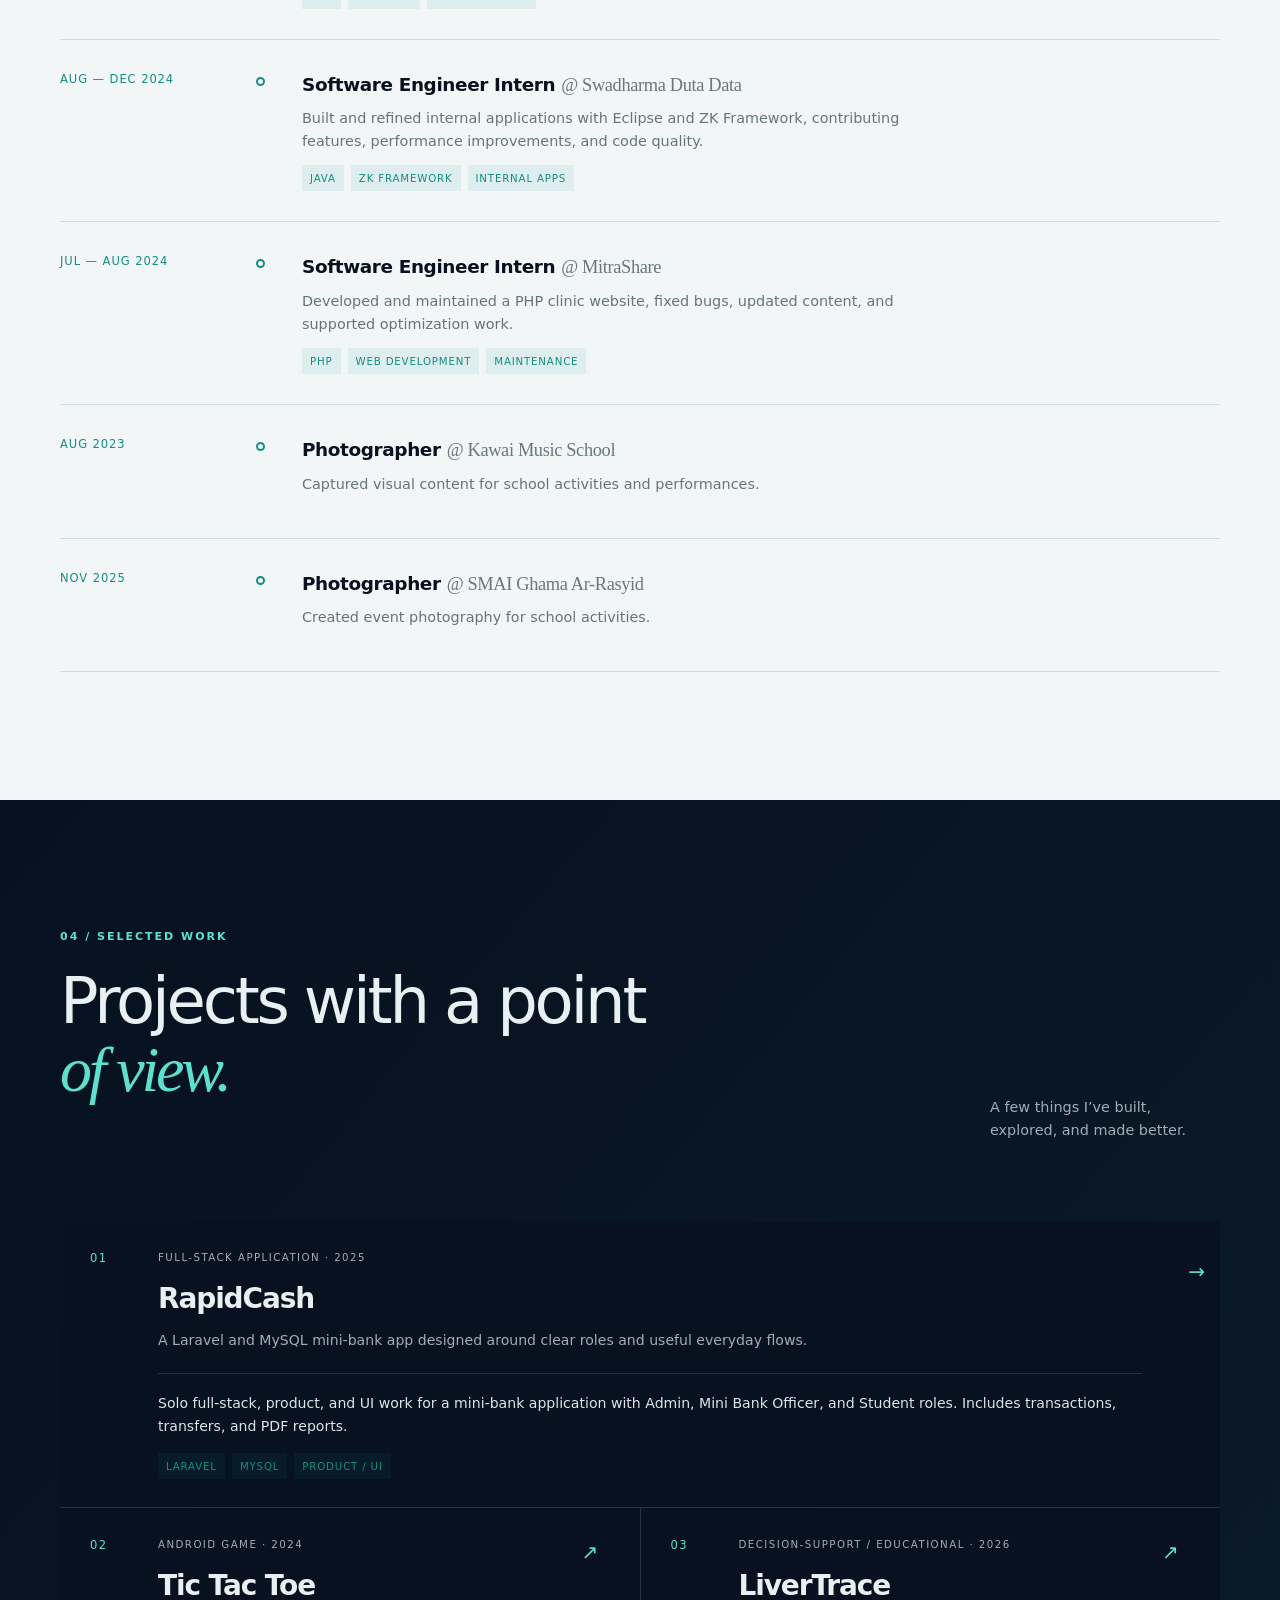
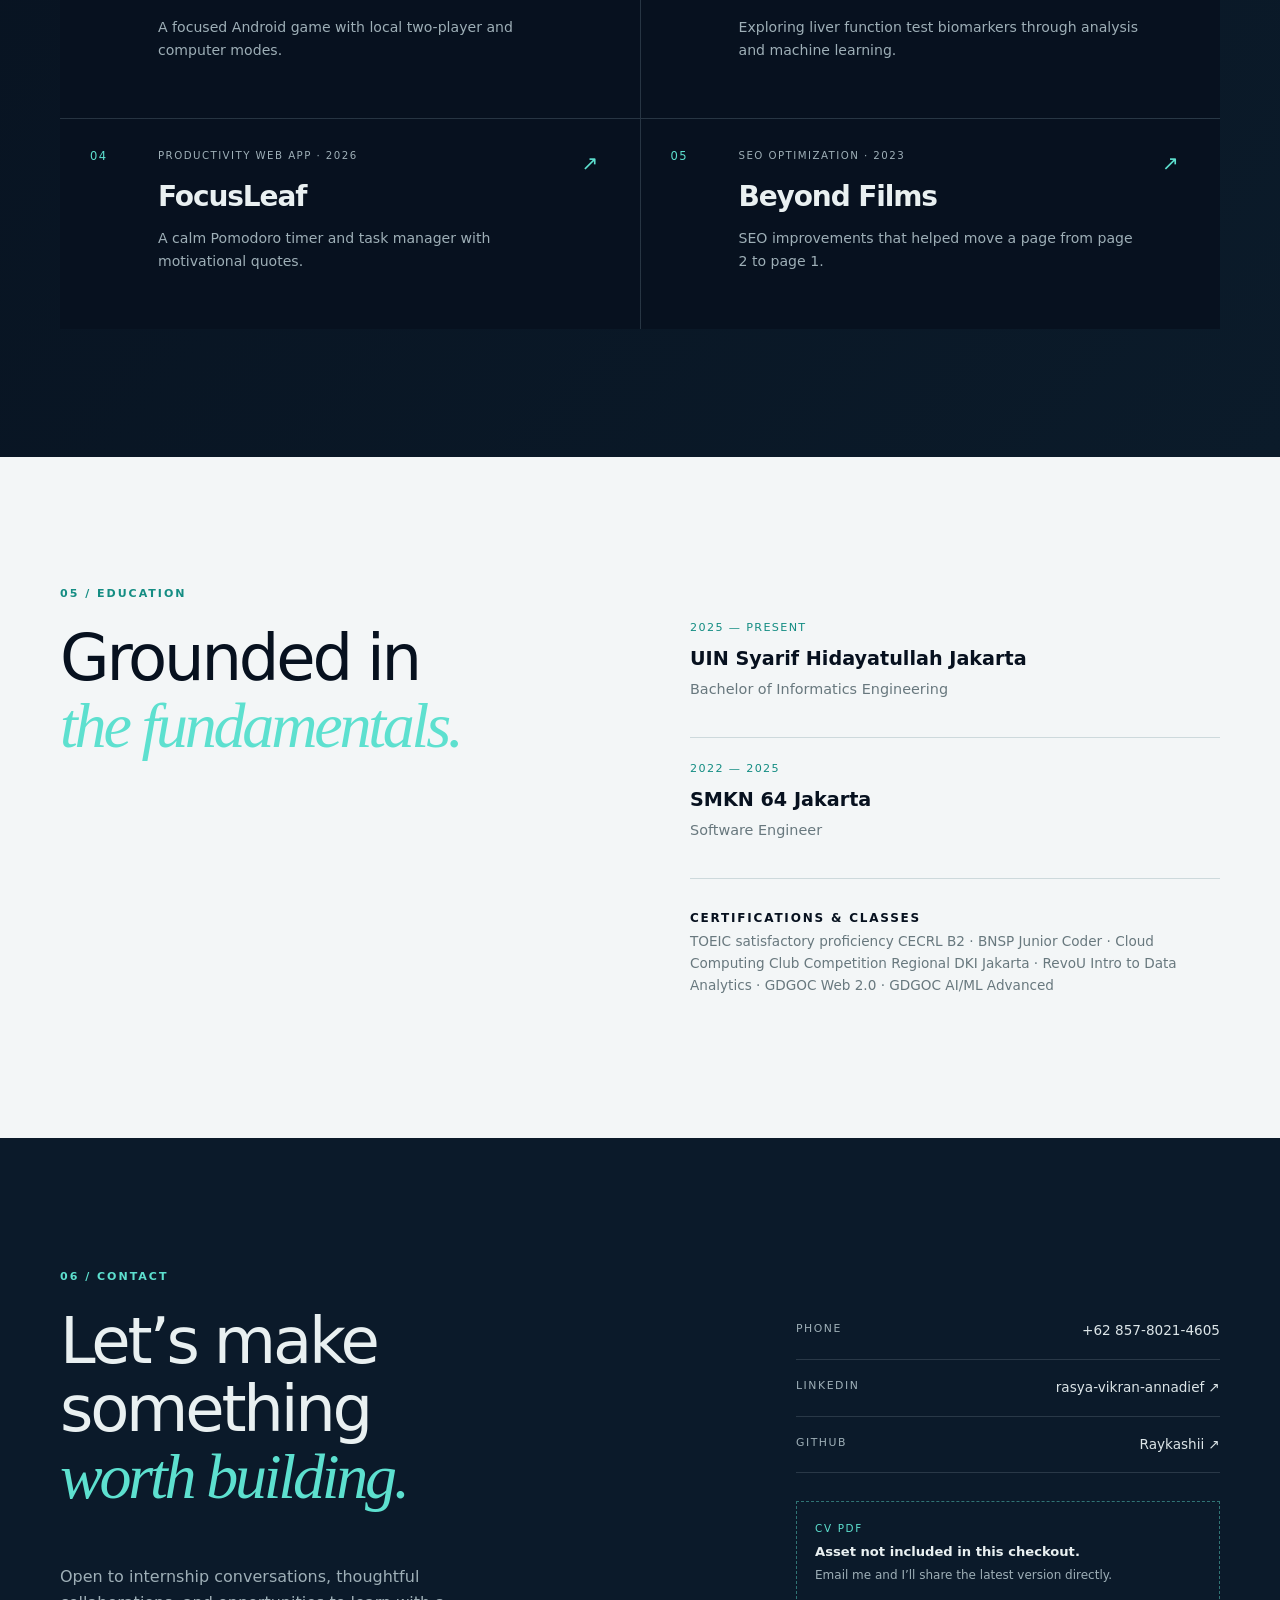
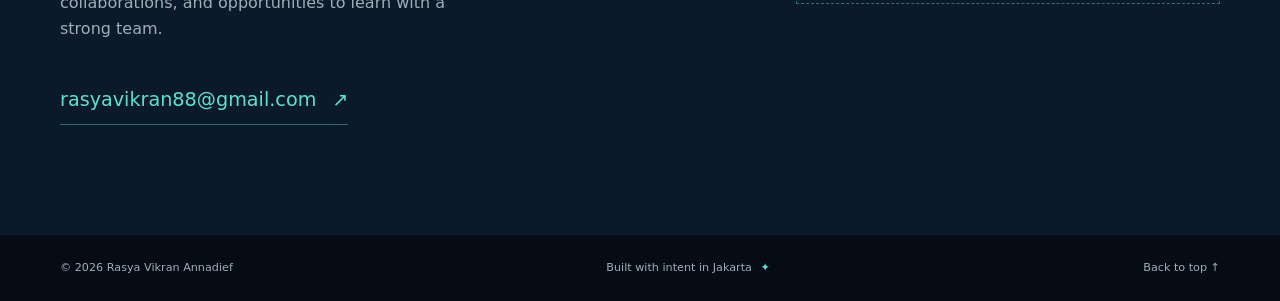
<file: Rasya/index.html>
<!doctype html>
<html lang="en">
<head>
  <meta charset="utf-8">
  <meta name="viewport" content="width=device-width, initial-scale=1">
  <meta name="description" content="Portfolio of Rasya Vikran Annadief, an Informatics Engineering student focused on backend, full-stack development, and machine learning.">
  <meta name="theme-color" content="#07111f">
  <title>Rasya Vikran Annadief — Backend &amp; Full-Stack Developer</title>
  <link rel="icon" href="data:image/svg+xml,%3Csvg xmlns='http://www.w3.org/2000/svg' viewBox='0 0 64 64'%3E%3Crect width='64' height='64' rx='16' fill='%2307111f'/%3E%3Cpath d='M17 16h20c8 0 13 5 13 12 0 5-3 9-7 11l9 10H40l-8-9h-5v9H17V16Zm10 9v7h9c3 0 5-1 5-4s-2-3-5-3h-9Z' fill='%235de0cf'/%3E%3C/svg%3E">
  <link rel="stylesheet" href="styles.css">
  <script src="script.js" defer></script>
</head>
<body>
  <a class="skip-link" href="#main-content">Skip to content</a>
  <header class="site-header">
    <div class="container header-inner">
      <a class="brand" href="#top" aria-label="Rasya Vikran Annadief home"><span>R</span> Rasya Vikran</a>
      <button class="menu-toggle" type="button" aria-expanded="false" aria-controls="site-nav"><span class="sr-only">Toggle navigation</span><i></i><i></i></button>
      <nav id="site-nav" class="site-nav" aria-label="Primary navigation">
        <a href="#about">About</a><a href="#skills">Skills</a><a href="#experience">Experience</a><a href="#projects">Projects</a><a href="#contact">Contact</a>
      </nav>
    </div>
  </header>

  <main id="main-content">
    <section id="top" class="hero section">
      <div class="container hero-grid">
        <div class="hero-copy reveal">
          <p class="eyebrow"><span class="status-dot"></span> Available for internship opportunities</p>
          <h1>Building useful software with <em>clarity</em> and care.</h1>
          <p class="hero-role">Informatics Engineering Student <span>·</span> Backend &amp; Full-Stack Developer <span>·</span> Machine Learning Enthusiast</p>
          <p class="hero-intro">I’m Rasya Vikran Annadief, an Informatics Engineering undergraduate in Jakarta who enjoys turning thoughtful ideas into reliable digital products.</p>
          <div class="button-row"><a class="button button-primary" href="#projects">View projects <span aria-hidden="true">↗</span></a><a class="button button-ghost" href="#cv-placeholder">Download CV <span aria-hidden="true">↓</span></a><a class="text-link" href="#contact">Contact me <span aria-hidden="true">↗</span></a></div>
          <p class="location"><span aria-hidden="true">⌖</span> Jakarta, Indonesia</p>
        </div>
        <div class="hero-visual reveal" aria-label="Abstract portrait placeholder">
          <div class="portrait-frame"><div class="portrait-initials">RV<span>.</span></div><div class="portrait-caption">Informatics<br>Engineering</div></div>
          <div class="orbit orbit-one"></div><div class="orbit orbit-two"></div><span class="visual-tag tag-top">01 / build</span><span class="visual-tag tag-bottom">curious by default</span>
        </div>
      </div>
      <div class="container hero-foot"><span>Scroll to explore</span><span class="scroll-line"></span><span>01 — 06</span></div>
    </section>

    <section id="about" class="section section-light">
      <div class="container two-column">
        <div class="section-heading reveal"><p class="eyebrow">01 / About</p><h2>A practical engineer with a <em>curious mind.</em></h2></div>
        <div class="about-copy reveal"><p class="lead">I care about the parts of software that make a real difference: clear APIs, thoughtful interfaces, useful data, and the small details that make a product feel dependable.</p><p>My focus spans software engineering, backend development, data science and machine learning. I also bring experience with SEO optimization and content-led digital work. I learn quickly, communicate openly, and enjoy collaborating with people who care about doing good work.</p><div class="about-note"><span class="note-mark">✦</span><span>Photography is a creative outlet; engineering is where I build for the long term.</span></div></div>
      </div>
    </section>

    <section id="skills" class="section section-dark">
      <div class="container">
        <div class="section-heading reveal"><p class="eyebrow">02 / Toolkit</p><h2>Tools for turning<br><em>ideas into systems.</em></h2></div>
        <div class="skills-layout">
          <div class="skill-group reveal"><h3>Technical</h3><div class="pill-list"><span>Java</span><span>Python</span><span>C#</span><span>PHP</span><span>Laravel</span><span>MySQL</span><span>SQL Server</span><span>AdonisJS</span><span>Flutter</span><span>Android Studio</span><span>ZK Framework</span><span>API implementation</span><span>Figma</span><span>Google Colab</span><span>Machine learning</span><span>SEO optimization</span><span>WordPress</span></div></div>
          <div class="skill-group reveal"><h3>Human</h3><div class="pill-list pill-list-soft"><span>Communication</span><span>Self-motivation</span><span>Leadership</span><span>Resilience</span><span>Problem solving</span><span>Learning</span><span>Diligence</span><span>Time management</span><span>Adaptability</span><span>Accountability</span><span>Teamwork</span></div><p class="skill-aside">Always learning, always shipping a little better than before.</p></div>
        </div>
      </div>
    </section>

    <section id="experience" class="section section-light">
      <div class="container">
        <div class="section-heading split-heading reveal"><div><p class="eyebrow">03 / Experience</p><h2>Where I’ve<br><em>learned by doing.</em></h2></div><p class="heading-aside">A timeline of roles across software, SEO, and visual storytelling.</p></div>
        <div class="timeline">
          <article class="timeline-item reveal"><div class="timeline-date">Oct 2023 — Present</div><div class="timeline-marker"></div><div><h3>Junior SEO <span>@ Beyond Films</span></h3><p>Improving metadata, content structure, backlinks, and technical SEO to help pages become easier to find and use.</p><div class="tag-row"><span>SEO</span><span>Content</span><span>Technical SEO</span></div></div></article>
          <article class="timeline-item reveal"><div class="timeline-date">Aug — Dec 2024</div><div class="timeline-marker"></div><div><h3>Software Engineer Intern <span>@ Swadharma Duta Data</span></h3><p>Built and refined internal applications with Eclipse and ZK Framework, contributing features, performance improvements, and code quality.</p><div class="tag-row"><span>Java</span><span>ZK Framework</span><span>Internal apps</span></div></div></article>
          <article class="timeline-item reveal"><div class="timeline-date">Jul — Aug 2024</div><div class="timeline-marker"></div><div><h3>Software Engineer Intern <span>@ MitraShare</span></h3><p>Developed and maintained a PHP clinic website, fixed bugs, updated content, and supported optimization work.</p><div class="tag-row"><span>PHP</span><span>Web development</span><span>Maintenance</span></div></div></article>
          <article class="timeline-item timeline-compact reveal"><div class="timeline-date">Aug 2023</div><div class="timeline-marker"></div><div><h3>Photographer <span>@ Kawai Music School</span></h3><p>Captured visual content for school activities and performances.</p></div></article>
          <article class="timeline-item timeline-compact reveal"><div class="timeline-date">Nov 2025</div><div class="timeline-marker"></div><div><h3>Photographer <span>@ SMAI Ghama Ar-Rasyid</span></h3><p>Created event photography for school activities.</p></div></article>
        </div>
      </div>
    </section>

    <section id="projects" class="section section-dark projects-section">
      <div class="container">
        <div class="section-heading split-heading reveal"><div><p class="eyebrow">04 / Selected work</p><h2>Projects with a point<br><em>of view.</em></h2></div><p class="heading-aside">A few things I’ve built, explored, and made better.</p></div>
        <div class="project-grid">
          <details class="project-card project-featured reveal" open><summary><div class="project-number">01</div><div class="project-main"><p class="project-type">Full-stack application · 2025</p><h3>RapidCash</h3><p class="project-short">A Laravel and MySQL mini-bank app designed around clear roles and useful everyday flows.</p></div><span class="expand-icon" aria-hidden="true">↗</span></summary><div class="project-detail"><p>Solo full-stack, product, and UI work for a mini-bank application with Admin, Mini Bank Officer, and Student roles. Includes transactions, transfers, and PDF reports.</p><div class="tag-row"><span>Laravel</span><span>MySQL</span><span>Product / UI</span></div></div></details>
          <details class="project-card reveal"><summary><div class="project-number">02</div><div class="project-main"><p class="project-type">Android game · 2024</p><h3>Tic Tac Toe</h3><p class="project-short">A focused Android game with local two-player and computer modes.</p></div><span class="expand-icon" aria-hidden="true">↗</span></summary><div class="project-detail"><p>Solo Android, game, and UI work using Java and Android Studio. Players can compete locally or play against the computer while tracking scores.</p><div class="tag-row"><span>Java</span><span>Android Studio</span><span>Game UI</span></div></div></details>
          <details class="project-card reveal"><summary><div class="project-number">03</div><div class="project-main"><p class="project-type">Decision-support / educational · 2026</p><h3>LiverTrace</h3><p class="project-short">Exploring liver function test biomarkers through analysis and machine learning.</p></div><span class="expand-icon" aria-hidden="true">↗</span></summary><div class="project-detail"><p>A Python and ML exploration covering EDA, outliers, multicollinearity, and decision support. This is an educational project, not a medical diagnosis product.</p><div class="tag-row"><span>Python</span><span>Machine learning</span><a href="https://liver-disease-predict.streamlit.app" target="_blank" rel="noopener noreferrer">Open project ↗</a></div></div></details>
          <details class="project-card reveal"><summary><div class="project-number">04</div><div class="project-main"><p class="project-type">Productivity web app · 2026</p><h3>FocusLeaf</h3><p class="project-short">A calm Pomodoro timer and task manager with motivational quotes.</p></div><span class="expand-icon" aria-hidden="true">↗</span></summary><div class="project-detail"><p>A lightweight productivity experience designed to help focused work feel simple and encouraging.</p><div class="tag-row"><a href="https://raykashii.github.io/FocusLeaf/" target="_blank" rel="noopener noreferrer">Visit FocusLeaf ↗</a></div></div></details>
          <details class="project-card reveal"><summary><div class="project-number">05</div><div class="project-main"><p class="project-type">SEO optimization · 2023</p><h3>Beyond Films</h3><p class="project-short">SEO improvements that helped move a page from page 2 to page 1.</p></div><span class="expand-icon" aria-hidden="true">↗</span></summary><div class="project-detail"><p>Work across metadata, backlinks, and technical improvements. Lighthouse results: 90 accessibility, 95 best practices, and 100 SEO.</p><div class="tag-row"><a href="https://beyondfilms.co.id/" target="_blank" rel="noopener noreferrer">Visit website ↗</a></div></div></details>
        </div>
      </div>
    </section>

    <section id="education" class="section section-light">
      <div class="container two-column education-layout">
        <div class="section-heading reveal"><p class="eyebrow">05 / Education</p><h2>Grounded in<br><em>the fundamentals.</em></h2></div>
        <div class="education-list reveal"><article><p class="education-date">2025 — Present</p><h3>UIN Syarif Hidayatullah Jakarta</h3><p>Bachelor of Informatics Engineering</p></article><article><p class="education-date">2022 — 2025</p><h3>SMKN 64 Jakarta</h3><p>Software Engineer</p></article><div class="certifications"><h3>Certifications &amp; classes</h3><p>TOEIC satisfactory proficiency CECRL B2 · BNSP Junior Coder · Cloud Computing Club Competition Regional DKI Jakarta · RevoU Intro to Data Analytics · GDGOC Web 2.0 · GDGOC AI/ML Advanced</p></div></div>
      </div>
    </section>

    <section id="contact" class="contact-section section-dark">
      <div class="container contact-grid">
        <div class="reveal"><p class="eyebrow">06 / Contact</p><h2>Let’s make something<br><em>worth building.</em></h2><p class="contact-intro">Open to internship conversations, thoughtful collaborations, and opportunities to learn with a strong team.</p><a class="email-link" href="mailto:rasyavikran88@gmail.com">rasyavikran88@gmail.com <span aria-hidden="true">↗</span></a></div>
        <div class="contact-links reveal"><a href="tel:+6285780214605"><span>Phone</span>+62 857-8021-4605</a><a href="https://www.linkedin.com/in/rasya-vikran-annadief/" target="_blank" rel="noopener noreferrer"><span>LinkedIn</span>rasya-vikran-annadief ↗</a><a href="https://github.com/Raykashii" target="_blank" rel="noopener noreferrer"><span>GitHub</span>Raykashii ↗</a><div id="cv-placeholder" class="cv-placeholder"><span>CV PDF</span><strong>Asset not included in this checkout.</strong><small>Email me and I’ll share the latest version directly.</small></div></div>
      </div>
    </section>
  </main>
  <footer class="site-footer"><div class="container footer-inner"><span>© <span id="year">2026</span> Rasya Vikran Annadief</span><span>Built with intent in Jakarta <span class="footer-mark">✦</span></span><a href="#top">Back to top ↑</a></div></footer>
</body>
</html>
</file>
<file: style.css>
:root {
  --paper: #eef1f5;
  --ink: #14213d;
  --muted: #4a5670;
}

* { box-sizing: border-box; }

html, body { height: 100%; }

body {
  margin: 0;
  display: grid;
  grid-template-rows: auto 1fr auto;
  min-height: 100svh;
  background: var(--paper);
  color: var(--ink);
  font-family: "Bricolage Grotesque", system-ui, -apple-system, "Segoe UI", Roboto, sans-serif;
  line-height: 1.5;
}

/* ---------- Header & footer ---------- */

.top {
  padding: clamp(1.25rem, 3vw, 2.25rem) clamp(1.25rem, 4vw, 3rem) clamp(1rem, 2vw, 1.5rem);
}

.top h1 {
  margin: 0;
  font-size: clamp(1.9rem, 4.5vw, 3.4rem);
  font-weight: 800;
  line-height: 1.05;
  letter-spacing: -0.02em;
}

.top p {
  margin: 0.5rem 0 0;
  color: var(--muted);
  font-size: clamp(1rem, 1.6vw, 1.15rem);
}

.bottom {
  padding: 0.9rem clamp(1.25rem, 4vw, 3rem);
  color: var(--muted);
  font-size: 0.9rem;
}

/* ---------- Tiga panel ---------- */

main { min-height: 0; display: flex; }

.slabs {
  display: flex;
  flex: 1;
  min-height: 0;
}

.slab {
  --bg: #2f6bff;
  --on: #ffffff;
  --focus: #ffffff;

  position: relative;
  display: flex;
  flex: 1 1 0;
  flex-direction: column;
  justify-content: flex-end;
  min-width: 0;
  padding: clamp(1.25rem, 3vw, 2.5rem);
  overflow: hidden;
  background: var(--bg);
  color: var(--on);
  text-decoration: none;
  transition: flex-grow 0.45s cubic-bezier(0.2, 0.7, 0.2, 1);
}

.slab:hover,
.slab:focus-visible {
  flex-grow: 1.9;
}

.slab:focus-visible {
  outline: 4px solid var(--focus);
  outline-offset: -10px;
}

/* Huruf awal besar sebagai latar */
.slab .initial {
  position: absolute;
  top: -0.12em;
  left: 0.06em;
  font-size: clamp(10rem, 32vw, 28rem);
  font-weight: 800;
  line-height: 1;
  letter-spacing: -0.04em;
  opacity: 0.16;
  pointer-events: none;
  user-select: none;
}

.slab .name {
  position: relative;
  margin: 0;
  font-size: clamp(1.8rem, 3.6vw, 3.2rem);
  font-weight: 800;
  line-height: 1.05;
  letter-spacing: -0.02em;
}

.slab .desc {
  position: relative;
  max-width: 30ch;
  margin: 0.75rem 0 0;
  font-size: 1.05rem;
}

.slab .path {
  position: relative;
  margin: 1.25rem 0 0;
  font-size: 0.95rem;
  opacity: 0.85;
}

.slab .open {
  position: relative;
  width: fit-content;
  margin-top: 0.4rem;
  border-bottom: 2px solid currentColor;
  font-weight: 600;
}

/* Warna tiap orang */
.slab[data-id="Rasya"]  { --bg: #2f6bff; --on: #ffffff; --focus: #ffffff; }
.slab[data-id="Akmal"] { --bg: #f2b01e; --on: #14213d; --focus: #14213d; }
.slab[data-id="Fadli"]  { --bg: #14805a; --on: #ffffff; --focus: #ffffff; }

/* ---------- Fallback tanpa JavaScript ---------- */

.fallback {
  margin: 0;
  padding: 1.5rem clamp(1.25rem, 4vw, 3rem);
  list-style: none;
  font-size: 1.5rem;
}

.fallback a { color: var(--ink); }

/* ---------- Layar kecil: panel disusun ke bawah ---------- */

@media (max-width: 720px) {
  main { display: block; }

  .slabs {
    flex-direction: column;
    min-height: 0;
  }

  .slab {
    flex: none;
    min-height: 30svh;
    transition: none;
  }

  .slab:hover,
  .slab:focus-visible { flex-grow: 0; }

  .slab .initial { font-size: 14rem; }
}

@media (prefers-reduced-motion: reduce) {
  .slab { transition: none; }
}
</file>
<file: Akmal/styles.css>
:root {
  color-scheme: light;
  --paper: #f5f4ef;
  --paper-deep: #eeede6;
  --ink: #18221e;
  --muted: #646a63;
  --line: #d9d9d0;
  --green: #a8c77b;
  --green-dark: #42613e;
  --display: "Trebuchet MS", "Avenir Next", Arial, sans-serif;
  --body: "Segoe UI", Arial, sans-serif;
  --mono: "Cascadia Code", Consolas, monospace;
  --wrap: 1160px;
}

* {
  box-sizing: border-box;
}

html {
  scroll-behavior: smooth;
  scroll-padding-top: 5.5rem;
}

body {
  margin: 0;
  background: var(--paper);
  color: var(--ink);
  font-family: var(--body);
  font-size: 1rem;
  line-height: 1.65;
  -webkit-font-smoothing: antialiased;
}

a {
  color: inherit;
}

a:focus-visible,
button:focus-visible {
  outline: 3px solid #597b3c;
  outline-offset: 5px;
  border-radius: 3px;
}

.skip-link {
  position: fixed;
  z-index: 20;
  top: 1rem;
  left: 1rem;
  padding: 0.7rem 1rem;
  transform: translateY(-180%);
  background: var(--ink);
  color: white;
  text-decoration: none;
}

.skip-link:focus {
  transform: translateY(0);
}

.section-wrap,
.header-inner {
  width: min(calc(100% - 3rem), var(--wrap));
  margin-inline: auto;
}

.section-pad {
  padding-block: 7.5rem;
}

.site-header {
  position: sticky;
  z-index: 10;
  top: 0;
  background: rgb(245 244 239 / 94%);
  border-bottom: 1px solid rgb(24 34 30 / 8%);
  backdrop-filter: blur(14px);
}

.header-inner {
  display: flex;
  min-height: 76px;
  align-items: center;
  justify-content: space-between;
}

.wordmark {
  font-family: var(--display);
  font-size: 1.55rem;
  font-weight: 800;
  letter-spacing: -0.1em;
  text-decoration: none;
}

.wordmark span,
.accent-period {
  color: var(--green-dark);
}

.primary-navigation {
  display: flex;
  align-items: center;
  gap: clamp(1rem, 2.5vw, 2.35rem);
}

.primary-navigation a,
.back-to-top {
  font-size: 0.85rem;
  font-weight: 600;
  text-decoration: none;
  transition: color 160ms ease;
}

.primary-navigation a:hover,
.back-to-top:hover {
  color: var(--green-dark);
}

.primary-navigation .nav-cta {
  padding: 0.65rem 1rem;
  border: 1px solid var(--ink);
  border-radius: 2px;
}

.menu-toggle {
  display: none;
  border: 0;
  background: transparent;
  color: var(--ink);
  font: inherit;
}

.hero {
  position: relative;
  display: grid;
  min-height: min(710px, calc(100svh - 76px));
  grid-template-columns: 1.1fr 0.9fr;
  align-items: center;
  padding-block: 5rem 7rem;
}

.hero-copy {
  position: relative;
  z-index: 1;
  max-width: 640px;
}

.eyebrow {
  margin: 0 0 1.35rem;
  color: var(--muted);
  font-family: var(--mono);
  font-size: 0.69rem;
  letter-spacing: 0.055em;
  line-height: 1.5;
  text-transform: uppercase;
}

.status-dot {
  display: inline-block;
  width: 8px;
  height: 8px;
  margin-right: 0.45rem;
  border-radius: 50%;
  background: #739d50;
  vertical-align: 1px;
}

h1,
h2,
h3,
p {
  overflow-wrap: anywhere;
}

.hero h1 {
  margin: 0;
  font-family: var(--display);
  font-size: clamp(3.8rem, 8.7vw, 7.2rem);
  font-weight: 600;
  letter-spacing: -0.09em;
  line-height: 0.98;
}

.hero h1 span {
  color: var(--green-dark);
}

.hero-intro {
  max-width: 475px;
  margin: 1.8rem 0 0;
  color: #515951;
  font-size: 1.07rem;
  line-height: 1.8;
}

.hero-actions {
  display: flex;
  align-items: center;
  gap: 1.8rem;
  margin-top: 2rem;
}

.button {
  display: inline-flex;
  min-height: 50px;
  align-items: center;
  justify-content: center;
  gap: 1rem;
  padding: 0.8rem 1.2rem;
  font-size: 0.85rem;
  font-weight: 700;
  text-decoration: none;
  transition: transform 180ms ease, background 180ms ease;
}

.button:hover {
  transform: translateY(-2px);
}

.button-dark {
  background: var(--ink);
  color: #fff;
}

.button-dark:hover {
  background: #31443a;
}

.text-link {
  display: inline-flex;
  align-items: center;
  gap: 0.5rem;
  font-size: 0.88rem;
  font-weight: 700;
  text-decoration-thickness: 1px;
  text-underline-offset: 5px;
}

.hero-art {
  position: relative;
  width: min(100%, 440px);
  aspect-ratio: 1 / 1;
  justify-self: end;
}

.art-orbit {
  position: absolute;
  inset: 6%;
  border: 1px solid #aeb5a5;
  border-radius: 50%;
  transform: rotate(-26deg) scaleY(0.72);
}

.orbit-two {
  inset: 1% 14%;
  transform: rotate(42deg) scaleY(0.83);
}

.art-sun {
  position: absolute;
  top: 14%;
  right: 14%;
  width: 24%;
  aspect-ratio: 1;
  border-radius: 50%;
  background: var(--green);
}

.art-card {
  position: absolute;
  top: 24%;
  left: 14%;
  display: flex;
  width: 72%;
  height: 55%;
  flex-direction: column;
  justify-content: center;
  padding: 2rem;
  background: #e8e9de;
  box-shadow: 14px 18px 0 rgb(24 34 30 / 8%);
  transform: rotate(-5deg);
}

.art-card-label,
.art-caption {
  font-family: var(--mono);
  font-size: 0.65rem;
  letter-spacing: 0.08em;
  text-transform: uppercase;
}

.art-card-title {
  margin-top: 1rem;
  font-family: var(--display);
  font-size: clamp(1.45rem, 3vw, 2.3rem);
  font-weight: 700;
  letter-spacing: -0.065em;
  line-height: 1.12;
}

.art-card-mark {
  position: absolute;
  right: 1.25rem;
  bottom: 0.5rem;
  color: var(--green-dark);
  font-family: var(--mono);
  font-size: 1.1rem;
}

.art-caption {
  position: absolute;
  right: 4%;
  bottom: 6%;
  color: var(--muted);
}

.scroll-cue {
  position: absolute;
  bottom: 2rem;
  left: 0;
  display: flex;
  align-items: center;
  gap: 0.7rem;
  color: var(--muted);
  font-size: 0.75rem;
  text-decoration: none;
}

.scroll-cue span {
  display: grid;
  width: 30px;
  height: 30px;
  place-items: center;
  border: 1px solid var(--line);
  border-radius: 50%;
  color: var(--ink);
}

.about,
.section-heading {
  display: grid;
  grid-template-columns: 0.9fr 1.1fr;
  gap: 3rem;
}

.about {
  border-top: 1px solid var(--line);
}

.section-heading {
  display: block;
}

.section-heading h2,
.creative h2 {
  margin: 0;
  font-family: var(--display);
  font-size: clamp(2.3rem, 4vw, 3.55rem);
  font-weight: 600;
  letter-spacing: -0.075em;
  line-height: 1.1;
}

.about-content {
  max-width: 590px;
  padding-top: 2.4rem;
  color: #555c54;
  font-size: 0.98rem;
}

.about-content p {
  margin: 0 0 1.1rem;
}

.about-content .about-lede {
  color: var(--ink);
  font-family: var(--display);
  font-size: 1.35rem;
  font-weight: 600;
  letter-spacing: -0.03em;
  line-height: 1.5;
}

.language-row {
  display: flex;
  flex-wrap: wrap;
  align-items: baseline;
  gap: 1rem;
  margin-top: 1.8rem;
}

.label,
.skill-number,
.project-year,
.project-type,
.creative-kind,
.education-date,
.certificate-year {
  color: var(--muted);
  font-family: var(--mono);
  font-size: 0.7rem;
}

.label {
  font-weight: 500;
}

.tag-list {
  display: flex;
  flex-wrap: wrap;
  gap: 0.5rem;
  margin: 0;
  padding: 0;
  list-style: none;
}

.tag-list li {
  padding: 0.4rem 0.7rem;
  border: 1px solid #d4d8ce;
  border-radius: 2px;
  color: #3f4d40;
  font-size: 0.75rem;
}

.skills {
  padding-top: 1rem;
}

.skill-grid {
  display: grid;
  grid-template-columns: repeat(3, 1fr);
  gap: 1rem;
  margin-top: 3rem;
}

.skill-card {
  min-height: 180px;
  padding: 1.4rem;
  border: 1px solid var(--line);
}

.skill-number {
  color: var(--green-dark);
}

.skill-card h3 {
  margin: 1.1rem 0;
  font-family: var(--display);
  font-size: 1.12rem;
  letter-spacing: -0.03em;
}

.experience {
  padding-top: 4rem;
}

.timeline-entry {
  position: relative;
  display: grid;
  grid-template-columns: 0.9fr 1.1fr;
  gap: 3rem;
  margin-top: 3rem;
  padding: 2.2rem 0 0;
  border-top: 1px solid var(--line);
}

.timeline-date {
  color: var(--muted);
  font-family: var(--mono);
  font-size: 0.75rem;
}

.timeline-body h3 {
  margin: -0.25rem 0 0;
  font-family: var(--display);
  font-size: 1.4rem;
  letter-spacing: -0.045em;
}

.timeline-body .at {
  color: var(--green-dark);
}

.timeline-place {
  margin: 0.3rem 0 1rem;
  color: var(--muted);
}

.experience-list {
  display: grid;
  gap: 0.45rem;
  margin: 0;
  padding-left: 1.1rem;
  color: #515951;
  font-size: 0.92rem;
}

.timeline-marker {
  position: absolute;
  top: -4px;
  left: 0;
  width: 7px;
  height: 7px;
  border-radius: 50%;
  background: var(--green-dark);
}

.projects {
  background: #e9eae2;
}

.projects-heading {
  display: flex;
  align-items: end;
  justify-content: space-between;
  gap: 2rem;
  margin-bottom: 3rem;
}

.projects-heading .eyebrow {
  margin-bottom: 1rem;
}

.projects-intro {
  max-width: 280px;
  margin: 0 0 0.4rem;
  color: #5d655c;
  font-size: 0.95rem;
}

.project-grid {
  display: grid;
  grid-template-columns: repeat(2, minmax(0, 1fr));
  gap: 2.2rem 1.3rem;
}

.project-card {
  min-width: 0;
  background: var(--paper);
}

.project-visual {
  position: relative;
  display: grid;
  aspect-ratio: 1.6 / 1;
  overflow: hidden;
  place-items: center;
}

.visual-index {
  position: absolute;
  right: 1rem;
  bottom: 0.65rem;
  color: rgb(255 255 255 / 72%);
  font-family: var(--mono);
  font-size: 0.7rem;
}

.visual-modul {
  background: #d7e1cf;
}

.browser-frame {
  width: 72%;
  height: 76%;
  overflow: hidden;
  background: #fff;
  box-shadow: 0 15px 28px rgb(27 46 37 / 15%);
  transform: rotate(-3deg);
}

.browser-bar {
  display: flex;
  height: 17%;
  align-items: center;
  gap: 4px;
  padding: 0 0.7rem;
  background: #f2f3ef;
}

.browser-bar i {
  width: 5px;
  height: 5px;
  border-radius: 50%;
  background: #b9c6ad;
}

.browser-bar span {
  margin-left: auto;
  color: #697267;
  font-family: var(--mono);
  font-size: 0.45rem;
}

.modul-preview {
  display: flex;
  height: 83%;
  flex-direction: column;
  justify-content: center;
  padding-left: 13%;
  color: #243429;
}

.preview-kicker,
.preview-button,
.coffee-label,
.coffee-subtitle,
.symphony-sub,
.hanz-small,
.hanz-cta {
  font-family: var(--mono);
  font-size: clamp(0.35rem, 0.7vw, 0.55rem);
  letter-spacing: 0.08em;
}

.preview-kicker {
  color: #658451;
}

.modul-preview b {
  margin-top: 0.4rem;
  font-family: var(--display);
  font-size: clamp(0.9rem, 2.1vw, 1.8rem);
  line-height: 1.1;
}

.preview-line {
  width: 56%;
  height: 2px;
  margin: 0.6rem 0;
  background: #d8e2ce;
}

.preview-button {
  width: fit-content;
  padding: 0.35rem 0.5rem;
  background: #445f40;
  color: #fff;
}

.visual-bigbro {
  background: #b52d2a;
}

.coffee-card {
  position: relative;
  display: flex;
  width: 64%;
  height: 76%;
  flex-direction: column;
  justify-content: center;
  padding: 1.2rem 1.5rem;
  overflow: hidden;
  background: #201a18;
  color: #f8e7ce;
  transform: rotate(3deg);
}

.coffee-word {
  z-index: 1;
  margin: 0.2rem 0;
  font-family: var(--display);
  font-size: clamp(2rem, 6vw, 5rem);
  font-weight: 800;
  letter-spacing: -0.08em;
  line-height: 0.8;
}

.coffee-label,
.coffee-subtitle {
  z-index: 1;
  color: #dfa56c;
}

.coffee-circle {
  position: absolute;
  top: 12%;
  right: -5%;
  width: 45%;
  aspect-ratio: 1;
  border: 1px solid #9a5543;
  border-radius: 50%;
  box-shadow: 0 0 0 10px rgb(154 85 67 / 20%), 0 0 0 20px rgb(154 85 67 / 10%);
}

.visual-symphony {
  background: #e7dccb;
}

.symphony-preview {
  position: relative;
  display: flex;
  width: 62%;
  height: 78%;
  flex-direction: column;
  justify-content: center;
  padding: 1rem 1.4rem;
  overflow: hidden;
  background: #33322c;
  color: #f2e7d7;
  text-align: center;
  box-shadow: 0 14px 26px rgb(28 27 22 / 20%);
}

.symphony-note {
  position: absolute;
  top: -1.3rem;
  right: 1rem;
  color: #b7a07e;
  font-family: Georgia, serif;
  font-size: 7rem;
  opacity: 0.22;
}

.symphony-brand {
  z-index: 1;
  font-family: var(--display);
  font-size: clamp(0.65rem, 1.6vw, 1.2rem);
  font-weight: 600;
  letter-spacing: 0.16em;
}

.symphony-brand small {
  display: block;
  font-family: var(--mono);
  font-size: 0.48em;
  letter-spacing: 0.35em;
}

.symphony-rule {
  width: 30%;
  height: 1px;
  margin: 0.7rem auto;
  background: #b6a27f;
}

.symphony-quote {
  z-index: 1;
  font-family: Georgia, serif;
  font-size: clamp(0.8rem, 2vw, 1.5rem);
  font-style: italic;
  line-height: 1.18;
}

.symphony-sub {
  margin-top: 0.7rem;
  color: #c2ac85;
  font-size: 0.45rem;
}

.visual-hanzworld {
  background: #242420;
}

.hanz-preview {
  position: relative;
  width: 73%;
  height: 76%;
  padding: 0.8rem 1rem;
  overflow: hidden;
  background: #161715;
  color: #e7cb84;
  box-shadow: 0 14px 26px rgb(0 0 0 / 25%);
}

.hanz-top {
  display: flex;
  justify-content: space-between;
  border-bottom: 1px solid rgb(231 203 132 / 35%);
  padding-bottom: 0.35rem;
  font-family: var(--mono);
  font-size: clamp(0.35rem, 0.7vw, 0.52rem);
  letter-spacing: 0.1em;
}

.hanz-main {
  position: relative;
  z-index: 1;
  display: flex;
  height: 85%;
  flex-direction: column;
  justify-content: center;
  align-items: flex-start;
}

.hanz-main b {
  font-family: var(--display);
  font-size: clamp(1.1rem, 3.2vw, 2.8rem);
  letter-spacing: -0.07em;
  line-height: 0.98;
}

.hanz-small {
  margin-bottom: 0.45rem;
}

.hanz-cta {
  margin-top: 0.7rem;
  padding: 0.35rem 0.5rem;
  border: 1px solid #b99b56;
  font-size: clamp(0.32rem, 0.6vw, 0.48rem);
}

.hanz-disc {
  position: absolute;
  top: 20%;
  right: 6%;
  width: 32%;
  aspect-ratio: 1;
  border: 1px solid rgb(231 203 132 / 35%);
  border-radius: 50%;
  background: repeating-radial-gradient(circle, #242520 0 2px, #51472e 3px 4px);
  opacity: 0.65;
}

.project-info {
  padding: 1.25rem 1.35rem 1.15rem;
}

.project-title-line {
  display: flex;
  align-items: baseline;
  justify-content: space-between;
  gap: 0.7rem;
}

.project-title-line h3 {
  margin: 0;
  font-family: var(--display);
  font-size: 1.18rem;
  font-weight: 700;
  letter-spacing: -0.045em;
  line-height: 1.35;
}

.project-year {
  flex: 0 0 auto;
}

.project-info > p {
  min-height: 4.8rem;
  margin: 0.65rem 0 1rem;
  color: #5c635c;
  font-size: 0.88rem;
  line-height: 1.65;
}

.project-footer {
  display: flex;
  align-items: center;
  justify-content: space-between;
  gap: 1rem;
  padding-top: 0.8rem;
  border-top: 1px solid var(--line);
}

.project-link {
  display: inline-flex;
  align-items: center;
  gap: 0.4rem;
  font-size: 0.79rem;
  font-weight: 700;
  text-decoration-thickness: 1px;
  text-underline-offset: 4px;
}

.creative {
  display: grid;
  grid-template-columns: 0.8fr 1.2fr;
  gap: 3rem;
  align-items: center;
}

.creative-label > p:last-child {
  max-width: 260px;
  margin-top: 1rem;
  color: var(--muted);
  font-size: 0.92rem;
}

.creative-card {
  display: grid;
  grid-template-columns: 0.9fr 1.1fr;
  min-height: 240px;
  background: #e8e9e1;
}

.music-art {
  position: relative;
  display: grid;
  overflow: hidden;
  place-items: center;
  background: #d8dece;
}

.music-staff {
  position: absolute;
  left: -5%;
  width: 120%;
  height: 1px;
  background: #87947d;
  transform: rotate(-14deg);
}

.staff-one { top: 35%; }
.staff-two { top: 45%; }
.staff-three { top: 55%; }

.music-note {
  position: absolute;
  z-index: 1;
  color: #465641;
  font-family: Georgia, serif;
  line-height: 1;
}

.note-one {
  top: 16%;
  left: 18%;
  font-size: 4rem;
  transform: rotate(-12deg);
}

.note-two {
  top: 36%;
  right: 18%;
  font-size: 4.6rem;
  transform: rotate(12deg);
}

.note-three {
  bottom: 11%;
  left: 40%;
  font-size: 3.2rem;
}

.music-key {
  position: absolute;
  right: 0.65rem;
  bottom: 0.5rem;
  color: #53614e;
  font-family: var(--mono);
  font-size: 0.55rem;
  letter-spacing: 0.1em;
}

.creative-info {
  align-self: center;
  padding: 1.8rem;
}

.creative-info h3 {
  margin: 0.5rem 0 0;
  font-family: var(--display);
  font-size: 1.8rem;
  letter-spacing: -0.06em;
}

.creative-info p {
  margin: 0.2rem 0 1rem;
  color: #62685f;
  font-size: 0.87rem;
}

.education {
  border-top: 1px solid var(--line);
}

.education-list {
  margin-top: 2.5rem;
}

.education-entry {
  display: grid;
  grid-template-columns: 0.8fr 1.5fr auto;
  gap: 2rem;
  align-items: center;
  padding: 1.5rem 0;
  border-top: 1px solid var(--line);
}

.education-entry:last-child {
  border-bottom: 1px solid var(--line);
}

.education-date {
  white-space: nowrap;
}

.education-entry h3,
.certificate-entry h3 {
  margin: 0;
  font-family: var(--display);
  font-size: 1.05rem;
  letter-spacing: -0.035em;
}

.education-entry p,
.certificate-entry p {
  margin: 0.2rem 0 0;
  color: var(--muted);
  font-size: 0.86rem;
}

.education-mark {
  color: #a1a79b;
  font-family: var(--mono);
  font-size: 0.7rem;
}

.certificates {
  padding-top: 1rem;
}

.certificate-list {
  margin-top: 2.5rem;
}

.certificate-entry {
  display: grid;
  grid-template-columns: 2rem 1fr auto;
  gap: 1.2rem;
  align-items: center;
  padding: 1.2rem 0;
  border-top: 1px solid var(--line);
}

.certificate-entry:last-child {
  border-bottom: 1px solid var(--line);
}

.certificate-symbol {
  color: var(--green-dark);
  font-size: 1.15rem;
}

.github-cta {
  overflow: hidden;
  background: var(--ink);
  color: var(--paper);
}

.github-inner {
  position: relative;
  padding-block: 6rem;
}

.github-inner .eyebrow {
  color: #bdc5b8;
}

.github-inner h2 {
  position: relative;
  z-index: 1;
  margin: 0 0 2rem;
  font-family: var(--display);
  font-size: clamp(3rem, 7vw, 6rem);
  font-weight: 600;
  letter-spacing: -0.085em;
  line-height: 0.98;
}

.github-inner h2 span {
  color: var(--green);
}

.button-light {
  position: relative;
  z-index: 1;
  background: var(--green);
  color: #1d2a1e;
}

.button-light:hover {
  background: #c0d89f;
}

.github-decoration {
  position: absolute;
  right: 0;
  bottom: -5rem;
  color: rgb(245 244 239 / 6%);
  font-family: var(--mono);
  font-size: clamp(9rem, 24vw, 20rem);
  letter-spacing: -0.16em;
  line-height: 1;
}

.site-footer {
  background: #e9eae2;
}

.footer-inner {
  display: flex;
  min-height: 90px;
  align-items: center;
  justify-content: space-between;
  gap: 1rem;
}

.footer-inner p {
  margin: 0;
  color: var(--muted);
  font-size: 0.78rem;
}

.back-to-top {
  font-size: 0.78rem;
}

@media (max-width: 760px) {
  .section-wrap,
  .header-inner {
    width: min(calc(100% - 2rem), var(--wrap));
  }

  .section-pad {
    padding-block: 5rem;
  }

  .header-inner {
    min-height: 66px;
  }

  .menu-toggle {
    display: inline-flex;
    align-items: center;
    gap: 0.65rem;
    padding: 0.5rem 0;
    cursor: pointer;
  }

  .menu-toggle-label {
    font-size: 0.82rem;
    font-weight: 600;
  }

  .menu-icon {
    display: grid;
    gap: 5px;
  }

  .menu-icon span {
    display: block;
    width: 19px;
    height: 1px;
    background: var(--ink);
  }

  .primary-navigation {
    position: absolute;
    top: 100%;
    right: 0;
    left: 0;
    display: none;
    align-items: stretch;
    gap: 0;
    padding: 0.5rem 1rem 1.2rem;
    border-bottom: 1px solid var(--line);
    background: var(--paper);
  }

  .js .primary-navigation {
    display: none;
  }

  .js .primary-navigation[data-open="true"] {
    display: flex;
    flex-direction: column;
  }

  .primary-navigation a {
    padding: 0.8rem 0;
  }

  .primary-navigation .nav-cta {
    align-self: flex-start;
    margin-top: 0.45rem;
    padding: 0.6rem 0.8rem;
  }

  .hero {
    min-height: initial;
    grid-template-columns: 1fr;
    padding-block: 5rem 6rem;
  }

  .hero h1 {
    font-size: clamp(3.5rem, 15vw, 6rem);
  }

  .hero-art {
    width: min(82%, 360px);
    margin: 2rem auto 0;
    justify-self: center;
  }

  .scroll-cue {
    bottom: 1rem;
  }

  .about {
    grid-template-columns: 1fr;
    gap: 0.4rem;
  }

  .about-content {
    padding-top: 0.5rem;
  }

  .skills {
    padding-top: 0;
  }

  .skill-grid {
    grid-template-columns: 1fr;
    gap: 0.7rem;
    margin-top: 2rem;
  }

  .skill-card {
    min-height: auto;
    padding: 1.1rem;
  }

  .skill-card h3 {
    margin: 0.7rem 0;
  }

  .experience {
    padding-top: 2rem;
  }

  .timeline-entry {
    grid-template-columns: 1fr;
    gap: 0.7rem;
    margin-top: 2rem;
  }

  .projects-heading {
    align-items: flex-start;
    flex-direction: column;
    gap: 1rem;
    margin-bottom: 2rem;
  }

  .project-grid {
    grid-template-columns: 1fr;
    gap: 1.5rem;
  }

  .project-info > p {
    min-height: initial;
  }

  .creative {
    grid-template-columns: 1fr;
    gap: 1.7rem;
  }

  .creative-card {
    min-height: 210px;
  }

  .education-entry {
    grid-template-columns: 1fr auto;
    gap: 0.35rem 1rem;
  }

  .education-entry > div {
    grid-column: 1;
  }

  .education-date {
    grid-column: 1;
  }

  .education-mark {
    grid-column: 2;
    grid-row: 1 / span 2;
  }

  .certificates {
    padding-top: 0;
  }

  .github-inner {
    padding-block: 5rem;
  }
}

@media (max-width: 440px) {
  .hero-actions {
    align-items: flex-start;
    flex-direction: column;
    gap: 1rem;
  }

  .project-title-line {
    align-items: flex-start;
  }

  .project-title-line h3 {
    font-size: 1.04rem;
  }

  .creative-card {
    grid-template-columns: 1fr;
  }

  .music-art {
    min-height: 170px;
  }

  .creative-info {
    padding: 1.3rem;
  }

  .footer-inner {
    min-height: 80px;
  }

  .footer-inner p {
    display: none;
  }
}

@media (prefers-reduced-motion: reduce) {
  *,
  *::before,
  *::after {
    scroll-behavior: auto !important;
    animation-duration: 0.01ms !important;
    animation-iteration-count: 1 !important;
    transition-duration: 0.01ms !important;
  }
}
</file>
<file: Fadli/style.css>
:root {
  font-family: Inter, "Segoe UI", sans-serif;
  color: #0f172a;
  background: #f8fafc;
  font-synthesis: none;
  text-rendering: optimizeLegibility;
  -webkit-font-smoothing: antialiased;
}

* { box-sizing: border-box; }
html { scroll-behavior: smooth; }
body {
  margin: 0;
  min-width: 320px;
  background:
    radial-gradient(circle at top left, rgba(133, 165, 255, .18), transparent 28%),
    linear-gradient(180deg, #f8fafc 0%, #eef2ff 100%);
}
a { color: inherit; }
.page-shell { width: min(1180px, calc(100% - 32px)); margin: auto; padding: 24px 0 64px; }
.topbar {
  display: flex; justify-content: space-between; align-items: center; gap: 20px;
  padding: 18px 24px; border: 1px solid rgba(148,163,184,.2); border-radius: 18px;
  background: rgba(255,255,255,.78); backdrop-filter: blur(12px);
  position: sticky; top: 16px; z-index: 10;
}
.brand-wrap { display: inline-flex; align-items: center; gap: 12px; font-weight: 700; }
.brand-mark, .avatar { display: grid; place-items: center; color: #f8fafc; font-weight: 700; letter-spacing: .08em; }
.brand-mark { width: 40px; height: 40px; border-radius: 10px; background: linear-gradient(135deg,#0f172a,#475569); font-size: .75rem; }
.nav { display: flex; gap: 18px; flex-wrap: wrap; }
.nav a { color: #475569; text-decoration: none; font-size: .92rem; }
.nav a:hover, .nav a:focus-visible { color: #0f172a; }
main { display: flex; flex-direction: column; gap: 32px; margin-top: 26px; }
.section-card, .card, .project-card, .contact-card, .timeline-item {
  background: rgba(255,255,255,.82); border: 1px solid rgba(148,163,184,.18);
  border-radius: 24px; box-shadow: 0 18px 40px rgba(15,23,42,.05);
}
.hero { display: grid; grid-template-columns: 1.4fr .9fr; align-items: center; gap: 28px; padding: 34px; }
.eyebrow { margin: 0 0 10px; color: #2d6cdf; font-size: .8rem; letter-spacing: .12em; text-transform: uppercase; font-weight: 700; }
h1, h2, h3, p { margin-top: 0; }
h1 { margin-bottom: 0; font-size: clamp(2.5rem,4vw,4.5rem); line-height: 1.05; letter-spacing: -.06em; }
h2 { margin-bottom: 0; font-size: clamp(1.8rem,2vw,2.5rem); line-height: 1.15; }
h3 { color: #0f172a; }
.lede { margin-top: 18px; max-width: 64ch; font-size: 1.07rem; line-height: 1.75; color: #475569; }
.cta-row { display: flex; flex-wrap: wrap; gap: 14px; margin-top: 24px; }
.button { display: inline-flex; align-items: center; justify-content: center; min-height: 48px; padding: 0 22px; border-radius: 999px; text-decoration: none; font-weight: 600; }
.button.primary { background: linear-gradient(135deg,#0f172a,#334155); color: #f8fafc; box-shadow: 0 16px 28px rgba(15,23,42,.18); }
.button.secondary { border: 1px solid rgba(15,23,42,.12); background: #f8fafc; }
.meta-list { display: flex; flex-wrap: wrap; gap: 12px; list-style: none; padding: 0; margin: 28px 0 0; color: #475569; font-size: .88rem; }
.meta-list li, .value-points span, .card li { padding: 8px 12px; border-radius: 999px; background: #eef2ff; border: 1px solid rgba(99,102,241,.08); }
.hero-panel { padding: 22px; border: 1px solid rgba(99,102,241,.14); border-radius: 24px; background: linear-gradient(180deg,#f8fafc,#eef2ff); }
.panel-badge, .project-tag { display: inline-flex; padding: 7px 12px; border-radius: 999px; background: rgba(37,99,235,.1); color: #1d4ed8; font-size: .72rem; font-weight: 700; text-transform: uppercase; letter-spacing: .08em; }
.profile-block { display: flex; align-items: center; gap: 16px; margin-top: 22px; }
.avatar { width: 72px; height: 72px; border-radius: 18px; background: linear-gradient(135deg,#0f172a,#1e293b); }
.profile-block strong, .contact-card strong { display: block; color: #0f172a; font-size: 1.05rem; }
.profile-block span { display: block; margin-top: 4px; color: #475569; }
.mini-stats { display: grid; gap: 14px; margin-top: 20px; }
.mini-stat { padding: 16px; border-radius: 16px; background: rgba(255,255,255,.7); border: 1px solid rgba(148,163,184,.18); }
.mini-stat span, .mini-stat small { display: block; }
.mini-stat span { color: #64748b; font-size: .72rem; text-transform: uppercase; letter-spacing: .08em; }
.mini-stat strong { display: block; margin: 8px 0 6px; font-size: 1.08rem; }
.mini-stat small { color: #475569; line-height: 1.5; }
.section { padding: 10px 4px; }
.section-heading { margin-bottom: 20px; }
.about-grid { display: grid; grid-template-columns: 1.2fr .8fr; gap: 20px; }
.about-grid p, .project-card p, .timeline-content p { color: #475569; line-height: 1.8; }
.value-points { display: flex; flex-wrap: wrap; gap: 10px; }
.value-points span { background: #f8fafc; color: #0f172a; font-weight: 600; }
.skills-grid, .project-grid { display: grid; grid-template-columns: repeat(2,minmax(0,1fr)); gap: 20px; }
.card, .project-card { padding: 24px; }
.card h3, .project-card h3, .timeline-content h3 { margin-bottom: 16px; font-size: 1.25rem; }
.card ul { display: flex; flex-wrap: wrap; gap: 10px; list-style: none; padding: 0; margin: 0; }
.card li { background: #f8fafc; color: #334155; font-size: .92rem; }
.project-tag { margin-bottom: 12px; padding: 6px 10px; }
.project-card strong { display: block; margin: 16px 0 8px; }
.timeline { position: relative; display: flex; flex-direction: column; gap: 18px; }
.timeline::before { content: ""; position: absolute; left: 12px; top: 0; bottom: 0; width: 2px; background: rgba(148,163,184,.35); }
.timeline-item { position: relative; display: grid; grid-template-columns: 28px 1fr; gap: 16px; padding: 20px 22px; margin-left: 8px; }
.timeline-dot { width: 14px; height: 14px; margin-top: 8px; border-radius: 50%; background: #2563eb; box-shadow: 0 0 0 6px rgba(37,99,235,.1); }
.timeline-head { display: flex; justify-content: space-between; gap: 14px; align-items: baseline; flex-wrap: wrap; }
.timeline-head h3 { margin: 0; }
.timeline-head span, .organization { color: #64748b; font-weight: 600; }
.organization { margin: 6px 0 10px; }
.contact-grid { display: grid; grid-template-columns: repeat(4,minmax(0,1fr)); gap: 20px; }
.contact-card { display: flex; flex-direction: column; gap: 8px; padding: 20px 18px; text-decoration: none; }
.contact-card:hover, .contact-card:focus-visible { transform: translateY(-2px); border-color: rgba(37,99,235,.28); }
.contact-card span { color: #64748b; font-size: .8rem; text-transform: uppercase; letter-spacing: .08em; }
@media (max-width: 900px) {
  .hero, .about-grid, .skills-grid, .project-grid, .contact-grid { grid-template-columns: 1fr; }
  .topbar { flex-direction: column; align-items: flex-start; }
}
@media (max-width: 560px) {
  .page-shell { width: min(100% - 18px,1180px); padding-top: 14px; }
  .hero { padding: 22px 18px; }
  .cta-row { flex-direction: column; align-items: stretch; }
  .button { width: 100%; }
  .timeline-head { flex-direction: column; align-items: flex-start; }
}
</file>
<file: Rasya/styles.css>
:root{--ink:#07111f;--ink-soft:#0d1a2c;--paper:#f3f6f7;--paper-muted:#dce5e8;--text:#e9f0f1;--muted:#9eafb7;--line:rgba(158,175,183,.2);--teal:#5de0cf;--blue:#7aa7ff;--max:1160px;--serif:Georgia,"Times New Roman",serif;--sans:Inter,ui-sans-serif,system-ui,-apple-system,BlinkMacSystemFont,"Segoe UI",sans-serif}
*{box-sizing:border-box}html{scroll-behavior:smooth}body{margin:0;background:var(--ink);color:var(--text);font-family:var(--sans);line-height:1.6;-webkit-font-smoothing:antialiased}a{color:inherit;text-decoration:none}button{font:inherit}.container{width:min(calc(100% - 48px),var(--max));margin:auto}.sr-only{position:absolute;width:1px;height:1px;padding:0;margin:-1px;overflow:hidden;clip:rect(0,0,0,0);white-space:nowrap;border:0}.skip-link{position:fixed;top:12px;left:12px;background:var(--teal);color:var(--ink);padding:8px 14px;z-index:20;transform:translateY(-150%);transition:transform .2s}.skip-link:focus{transform:none}.site-header{position:fixed;top:0;z-index:10;width:100%;background:rgba(7,17,31,.78);backdrop-filter:blur(16px);border-bottom:1px solid transparent}.header-inner{height:76px;display:flex;align-items:center;justify-content:space-between}.brand{font-size:.83rem;letter-spacing:.04em;font-weight:700}.brand span{display:inline-grid;place-items:center;background:var(--teal);color:var(--ink);width:30px;height:30px;border-radius:9px;margin-right:8px;font-family:var(--serif);font-size:1.1rem}.site-nav{display:flex;gap:28px;font-size:.74rem;text-transform:uppercase;letter-spacing:.14em;color:var(--muted)}.site-nav a,.text-link,.contact-links a{transition:color .2s}.site-nav a:hover,.site-nav a:focus-visible,.text-link:hover,.text-link:focus-visible{color:var(--teal)}.menu-toggle{display:none;background:none;border:0;color:var(--text)}.section{padding:128px 0}.hero{min-height:760px;padding-top:180px;background:radial-gradient(circle at 80% 36%,rgba(27,66,97,.35),transparent 32%),var(--ink);position:relative;overflow:hidden}.hero-grid{display:grid;grid-template-columns:1.06fr .94fr;align-items:center;gap:50px}.eyebrow{margin:0 0 22px;color:var(--teal);font-size:.69rem;font-weight:700;letter-spacing:.18em;text-transform:uppercase}.status-dot{display:inline-block;width:7px;height:7px;margin-right:8px;border-radius:50%;background:var(--teal);box-shadow:0 0 0 5px rgba(93,224,207,.12)}h1,h2,h3,p{margin-top:0}h1,h2{font-weight:500;letter-spacing:-.05em;line-height:1.06}h1{max-width:680px;margin-bottom:25px;font-size:clamp(3.4rem,7.2vw,6.8rem)}h2{font-size:clamp(2.8rem,5vw,4.7rem)}h1 em,h2 em{font-family:var(--serif);font-weight:400;color:var(--teal)}.hero-role{max-width:650px;color:var(--paper-muted);font-size:1rem}.hero-role span{color:var(--teal);margin:0 7px}.hero-intro{max-width:530px;color:var(--muted);font-size:1.05rem;margin:24px 0 30px}.button-row{display:flex;align-items:center;gap:18px;flex-wrap:wrap}.button{display:inline-flex;align-items:center;gap:20px;padding:13px 18px;border:1px solid var(--line);font-size:.72rem;letter-spacing:.1em;text-transform:uppercase;transition:transform .2s,border-color .2s,background .2s}.button:hover,.button:focus-visible{transform:translateY(-3px)}.button-primary{background:var(--teal);border-color:var(--teal);color:var(--ink)}.button-ghost:hover,.button-ghost:focus-visible{border-color:var(--teal)}.text-link{color:var(--paper-muted);font-size:.76rem;letter-spacing:.08em;text-transform:uppercase}.location{color:var(--muted);font-size:.78rem;margin-top:36px}.location span{color:var(--teal);font-size:1.1rem;margin-right:7px}.hero-visual{height:520px;position:relative;display:grid;place-items:center}.portrait-frame{width:min(330px,70%);height:410px;border:1px solid rgba(93,224,207,.45);position:relative;background:linear-gradient(145deg,#142e42,#07111f 67%);display:grid;place-items:center;box-shadow:35px 35px 0 rgba(122,167,255,.08)}.portrait-frame:before{content:"";position:absolute;inset:12px;border:1px solid rgba(255,255,255,.08)}.portrait-initials{font:8rem var(--serif);color:var(--paper);letter-spacing:-.15em;margin-right:.15em}.portrait-initials span{color:var(--teal)}.portrait-caption{position:absolute;bottom:25px;left:26px;font-size:.65rem;text-transform:uppercase;letter-spacing:.18em;color:var(--muted);line-height:1.8}.orbit{position:absolute;border:1px solid rgba(93,224,207,.22);border-radius:50%;width:400px;height:170px;transform:rotate(-34deg)}.orbit-two{width:300px;height:430px;transform:rotate(30deg);border-color:rgba(122,167,255,.18)}.visual-tag{position:absolute;font-size:.62rem;text-transform:uppercase;letter-spacing:.16em;color:var(--muted)}.tag-top{top:30px;right:0}.tag-bottom{bottom:37px;left:0}.hero-foot{position:absolute;bottom:34px;left:50%;transform:translateX(-50%);display:flex;align-items:center;gap:15px;color:var(--muted);font-size:.62rem;text-transform:uppercase;letter-spacing:.16em}.scroll-line{width:100px;height:1px;background:var(--line)}.section-light{background:var(--paper);color:var(--ink)}.section-light .eyebrow{color:#148d83}.two-column{display:grid;grid-template-columns:1fr 1fr;gap:100px}.about-copy{padding-top:25px;color:#53636a;max-width:500px}.lead{color:var(--ink);font-size:1.3rem;line-height:1.5}.about-note{border-left:2px solid #148d83;margin-top:35px;padding:12px 0 12px 18px;display:flex;gap:12px;font-size:.86rem}.note-mark{color:#148d83}.section-dark{background:var(--ink)}.skills-layout{display:grid;grid-template-columns:1fr 1fr;gap:80px;margin-top:30px}.skill-group h3{font-size:.8rem;text-transform:uppercase;letter-spacing:.18em;color:var(--muted);margin-bottom:22px}.pill-list{display:flex;flex-wrap:wrap;gap:9px}.pill-list span{border:1px solid var(--line);padding:8px 12px;font-size:.78rem;color:var(--paper-muted);transition:border-color .2s,color .2s}.pill-list span:hover{border-color:var(--teal);color:var(--teal)}.pill-list-soft span{border-color:rgba(122,167,255,.24);color:#b2c5e8}.skill-aside{color:var(--teal);font:italic 1.5rem var(--serif);max-width:290px;margin-top:35px}.split-heading{display:flex;justify-content:space-between;align-items:end;gap:30px}.heading-aside{color:var(--muted);max-width:230px;margin-bottom:15px;font-size:.9rem}.timeline{margin-top:72px;border-top:1px solid #cdd9dc}.timeline-item{display:grid;grid-template-columns:170px 20px 1fr;gap:26px;padding:30px 0;border-bottom:1px solid #cdd9dc}.timeline-date{font-size:.72rem;color:#148d83;text-transform:uppercase;letter-spacing:.08em}.timeline-marker{width:9px;height:9px;border:2px solid #148d83;border-radius:50%;margin-top:7px}.timeline h3{font-size:1.15rem;margin-bottom:7px;letter-spacing:-.02em}.timeline h3 span{font-family:var(--serif);font-weight:400;color:#68787e}.timeline p{color:#65757a;max-width:650px;font-size:.9rem;margin-bottom:12px}.tag-row{display:flex;flex-wrap:wrap;gap:7px}.tag-row span,.tag-row a{font-size:.64rem;letter-spacing:.08em;text-transform:uppercase;color:#148d83;background:rgba(20,141,131,.09);padding:5px 8px}.projects-section{background:linear-gradient(130deg,#07111f,#0b1b2a)}.project-grid{display:grid;grid-template-columns:1fr 1fr;gap:1px;background:var(--line);margin-top:64px}.project-card{background:var(--ink);padding:28px 30px;min-height:210px}.project-featured{grid-column:span 2}.project-card summary{display:grid;grid-template-columns:50px 1fr 28px;gap:18px;cursor:pointer;list-style:none}.project-card summary::-webkit-details-marker{display:none}.project-number{color:var(--teal);font-size:.72rem;letter-spacing:.12em}.project-type{color:var(--muted);font-size:.64rem;letter-spacing:.14em;text-transform:uppercase;margin-bottom:12px}.project-card h3{font-size:1.75rem;margin-bottom:7px;letter-spacing:-.04em}.project-short{color:var(--muted);font-size:.88rem;margin-bottom:0}.expand-icon{color:var(--teal);font-size:1.25rem;transition:transform .2s}.project-card[open] .expand-icon{transform:rotate(45deg)}.project-detail{margin:22px 48px 0 68px;padding-top:18px;border-top:1px solid var(--line);color:var(--paper-muted);font-size:.88rem}.project-detail p{margin-bottom:15px}.project-detail a{color:var(--teal);background:transparent}.education-layout{gap:100px}.education-list{padding-top:12px}.education-list article{border-bottom:1px solid #cdd9dc;padding:22px 0}.education-date{color:#148d83;font-size:.7rem;letter-spacing:.12em;text-transform:uppercase;margin-bottom:7px}.education-list h3{font-size:1.2rem;margin-bottom:3px}.education-list article>p:last-child{color:#68787e;font-size:.9rem}.certifications{padding-top:30px}.certifications h3{font-size:.75rem;text-transform:uppercase;letter-spacing:.15em}.certifications p{color:#68787e;font-size:.85rem}.contact-section{padding:130px 0 110px;background:#0b1a2a}.contact-grid{display:grid;grid-template-columns:1.2fr .8fr;gap:100px}.contact-intro{color:var(--muted);max-width:430px}.email-link{display:inline-flex;gap:16px;align-items:center;color:var(--teal);font-size:1.2rem;margin-top:28px;border-bottom:1px solid rgba(93,224,207,.4);padding-bottom:8px}.contact-links{display:flex;flex-direction:column;padding-top:35px}.contact-links>a{display:flex;justify-content:space-between;gap:20px;padding:17px 0;border-bottom:1px solid var(--line);color:var(--paper-muted);font-size:.85rem}.contact-links>a:hover,.contact-links>a:focus-visible{color:var(--teal)}.contact-links>a span{color:var(--muted);font-size:.68rem;text-transform:uppercase;letter-spacing:.14em}.cv-placeholder{margin-top:28px;padding:18px;border:1px dashed rgba(93,224,207,.45);display:flex;flex-direction:column;gap:4px}.cv-placeholder span{color:var(--teal);font-size:.65rem;letter-spacing:.16em;text-transform:uppercase}.cv-placeholder strong{font-size:.82rem}.cv-placeholder small{color:var(--muted);font-size:.75rem}.site-footer{background:#050c15;color:var(--muted);font-size:.7rem}.footer-inner{display:flex;justify-content:space-between;align-items:center;padding:24px 0;gap:20px}.footer-inner a:hover{color:var(--teal)}.footer-mark{color:var(--teal);margin-left:5px}.reveal{opacity:0;transform:translateY(18px);transition:opacity .7s ease,transform .7s ease}.reveal.visible{opacity:1;transform:none}@media(prefers-reduced-motion:reduce){html{scroll-behavior:auto}.reveal{opacity:1;transform:none;transition:none}.button{transition:none}}@media(max-width:760px){.container{width:min(calc(100% - 36px),var(--max))}.site-header{background:rgba(7,17,31,.95)}.menu-toggle{display:flex;flex-direction:column;gap:5px;padding:10px;cursor:pointer}.menu-toggle i{display:block;width:22px;height:1px;background:var(--text)}.site-nav{position:absolute;left:0;right:0;top:76px;padding:20px 18px 24px;background:rgba(7,17,31,.98);display:none;flex-direction:column;gap:18px;border-bottom:1px solid var(--line)}.site-nav.is-open{display:flex}.hero{min-height:auto;padding:140px 0 110px}.hero-grid,.two-column,.skills-layout,.contact-grid{grid-template-columns:1fr;gap:45px}.hero-visual{height:390px;order:-1}.portrait-frame{height:310px;width:240px}.portrait-initials{font-size:6rem}.orbit{width:300px;height:130px}.orbit-two{height:320px}.hero-foot{display:none}.section{padding:90px 0}.split-heading{display:block}.heading-aside{margin-top:22px}.timeline{margin-top:42px}.timeline-item{grid-template-columns:85px 12px 1fr;gap:13px}.timeline h3{font-size:1rem}.timeline h3 span{display:block}.timeline p{font-size:.83rem}.project-grid{grid-template-columns:1fr;margin-top:40px}.project-featured{grid-column:auto}.project-card{padding:24px 18px}.project-card summary{grid-template-columns:30px 1fr 22px;gap:12px}.project-card h3{font-size:1.45rem}.project-detail{margin-left:42px;margin-right:0}.contact-section{padding:90px 0}.contact-links{padding-top:0}.footer-inner{flex-wrap:wrap}.footer-inner a{width:100%}}@media(max-width:390px){h1{font-size:3rem}.hero-role span{display:none}.hero-role{line-height:1.8}.timeline-item{grid-template-columns:1fr}.timeline-marker{display:none}}
</file>
